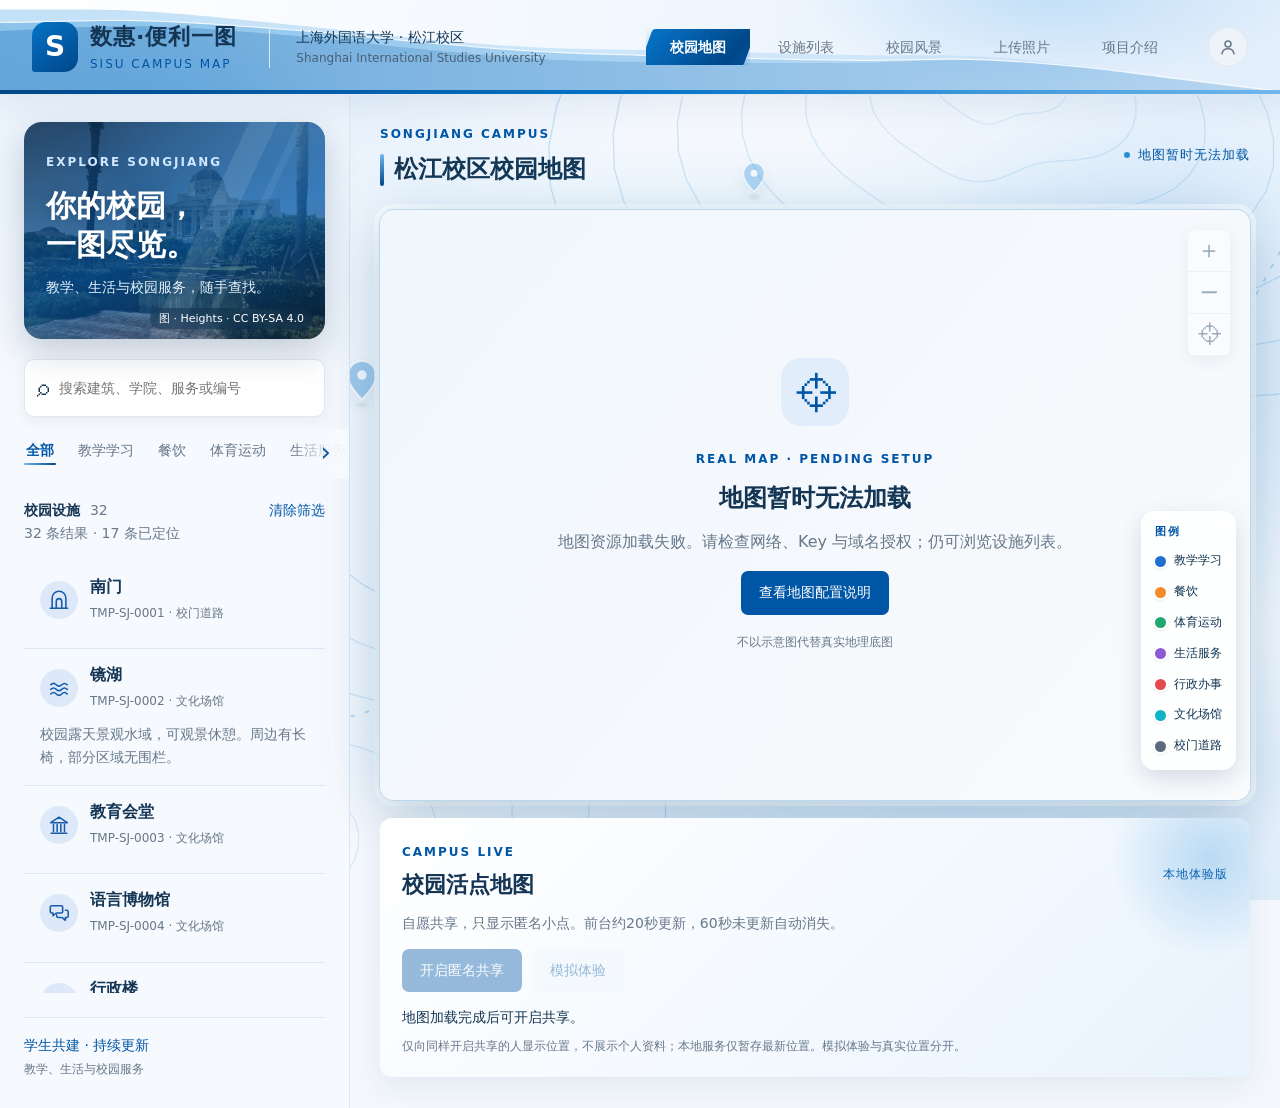
<file: index.html>
<!doctype html><html lang="zh-CN"><head><meta charset="utf-8"><meta name="viewport" content="width=device-width,initial-scale=1"><title>校园地图 · 数惠·便利一图</title><meta name="description" content="上海外国语大学松江校区学生共建校园便民地图"><link rel="icon" href="assets/brand/favicon.svg" type="image/svg+xml"><link rel="stylesheet" href="css/styles.css?v=20261025-beauty3"></head><body><header><a class="brand" href="index.html"><span class="brandmark">S</span><span><b>数惠·便利一图</b><small>SISU CAMPUS MAP</small></span></a><div class="school">上海外国语大学 · 松江校区<small>Shanghai International Studies University</small></div><nav aria-label="主导航"><a class="active" href="index.html">校园地图</a><a href="#facilities" id="list-nav">设施列表</a><a href="scenery.html">校园风景</a><a href="upload.html">上传照片</a><a href="about.html">项目介绍</a></nav></header><main class="workspace"><aside id="facilities"><div class="aside-intro"><span class="eyebrow">EXPLORE SONGJIANG</span><h1>你的校园，<br>一图尽览。</h1><p>教学、生活与校园服务，随手查找。</p><a class="photo-credit" href="https://commons.wikimedia.org/wiki/File:Shanghai_International_Studies_University_Songjiang_Campus_Library.jpg" target="_blank" rel="noopener">图 · Heights · CC BY-SA 4.0</a></div><label class="search"><span aria-hidden="true">⌕</span><input id="search" type="search" placeholder="搜索建筑、学院、服务或编号" aria-label="搜索建筑、学院、服务或编号"></label><div class="cat-wrap"><button type="button" class="cat-arrow cat-prev" aria-label="向左查看更多分类" tabindex="-1">‹</button><div class="categories" id="categories" aria-label="设施分类"></div><button type="button" class="cat-arrow cat-next" aria-label="向右查看更多分类" tabindex="-1">›</button></div><div class="result-heading"><b>校园设施 <span id="result-count">—</span></b><button class="text-button" id="clear">清除筛选</button></div><p id="result-state" class="muted" aria-live="polite">正在读取校园资料…</p><div id="results" class="results"></div><div class="aside-foot">学生共建 · 持续更新<br><span>教学、生活与校园服务</span></div></aside><section class="map-section" aria-label="校园地图工作区"><div class="map-top"><div><span class="eyebrow">SONGJIANG CAMPUS</span><h2>松江校区校园地图</h2></div><span class="tag" id="map-status">地图待配置</span></div><div class="map-frame"><div id="map" role="region" aria-label="腾讯校园地图"></div><div id="map-notice" class="map-notice"><span class="notice-icon" aria-hidden="true">⌖</span><span class="eyebrow">REAL MAP · PENDING SETUP</span><h2>真实校园地图，等待接入</h2><p>尚未配置腾讯地图 Key。<br>设施列表与建筑详情仍可正常浏览。</p><a class="button" href="about.html#map-setup">查看地图配置说明</a><p class="notice-note">不以示意图代替真实地理底图</p></div><div class="map-controls" aria-label="地图操作"><button id="zoom-in" aria-label="放大地图" disabled>＋</button><button id="zoom-out" aria-label="缩小地图" disabled>−</button><button id="reset-map" aria-label="返回校园全景" disabled>⌖</button></div><div id="hover-name" class="hover-name" hidden></div><div class="map-filter" id="map-filter" hidden><span></span><button type="button" id="map-filter-clear">显示全部</button></div><div class="legend" role="group" aria-label="图例"><b>图例</b></div></div><section class="live-panel" aria-labelledby="live-title"><div class="live-heading"><div><span class="eyebrow">CAMPUS LIVE</span><h2 id="live-title">校园活点地图</h2></div><span class="live-local">本地体验版</span></div><p>自愿共享，只显示匿名小点。前台约20秒更新，60秒未更新自动消失。</p><div class="live-actions"><button class="button" id="live-start" disabled>开启匿名共享</button><button class="button secondary" id="live-demo" disabled>模拟体验</button><button class="button secondary" id="live-stop" hidden>关闭共享</button><span id="live-count" aria-live="polite"></span></div><p id="live-status" role="status" aria-live="polite">地图加载完成后可开启共享。</p><p class="live-note">仅向同样开启共享的人显示位置，不展示个人资料；本地服务仅暂存最新位置。模拟体验与真实位置分开。</p></section></section></main><script type="module" src="js/map.js?v=20261025-pins3"></script><script type="module" blocking="render" src="js/account.js?v=20261026-bg"></script></body></html>
</file>
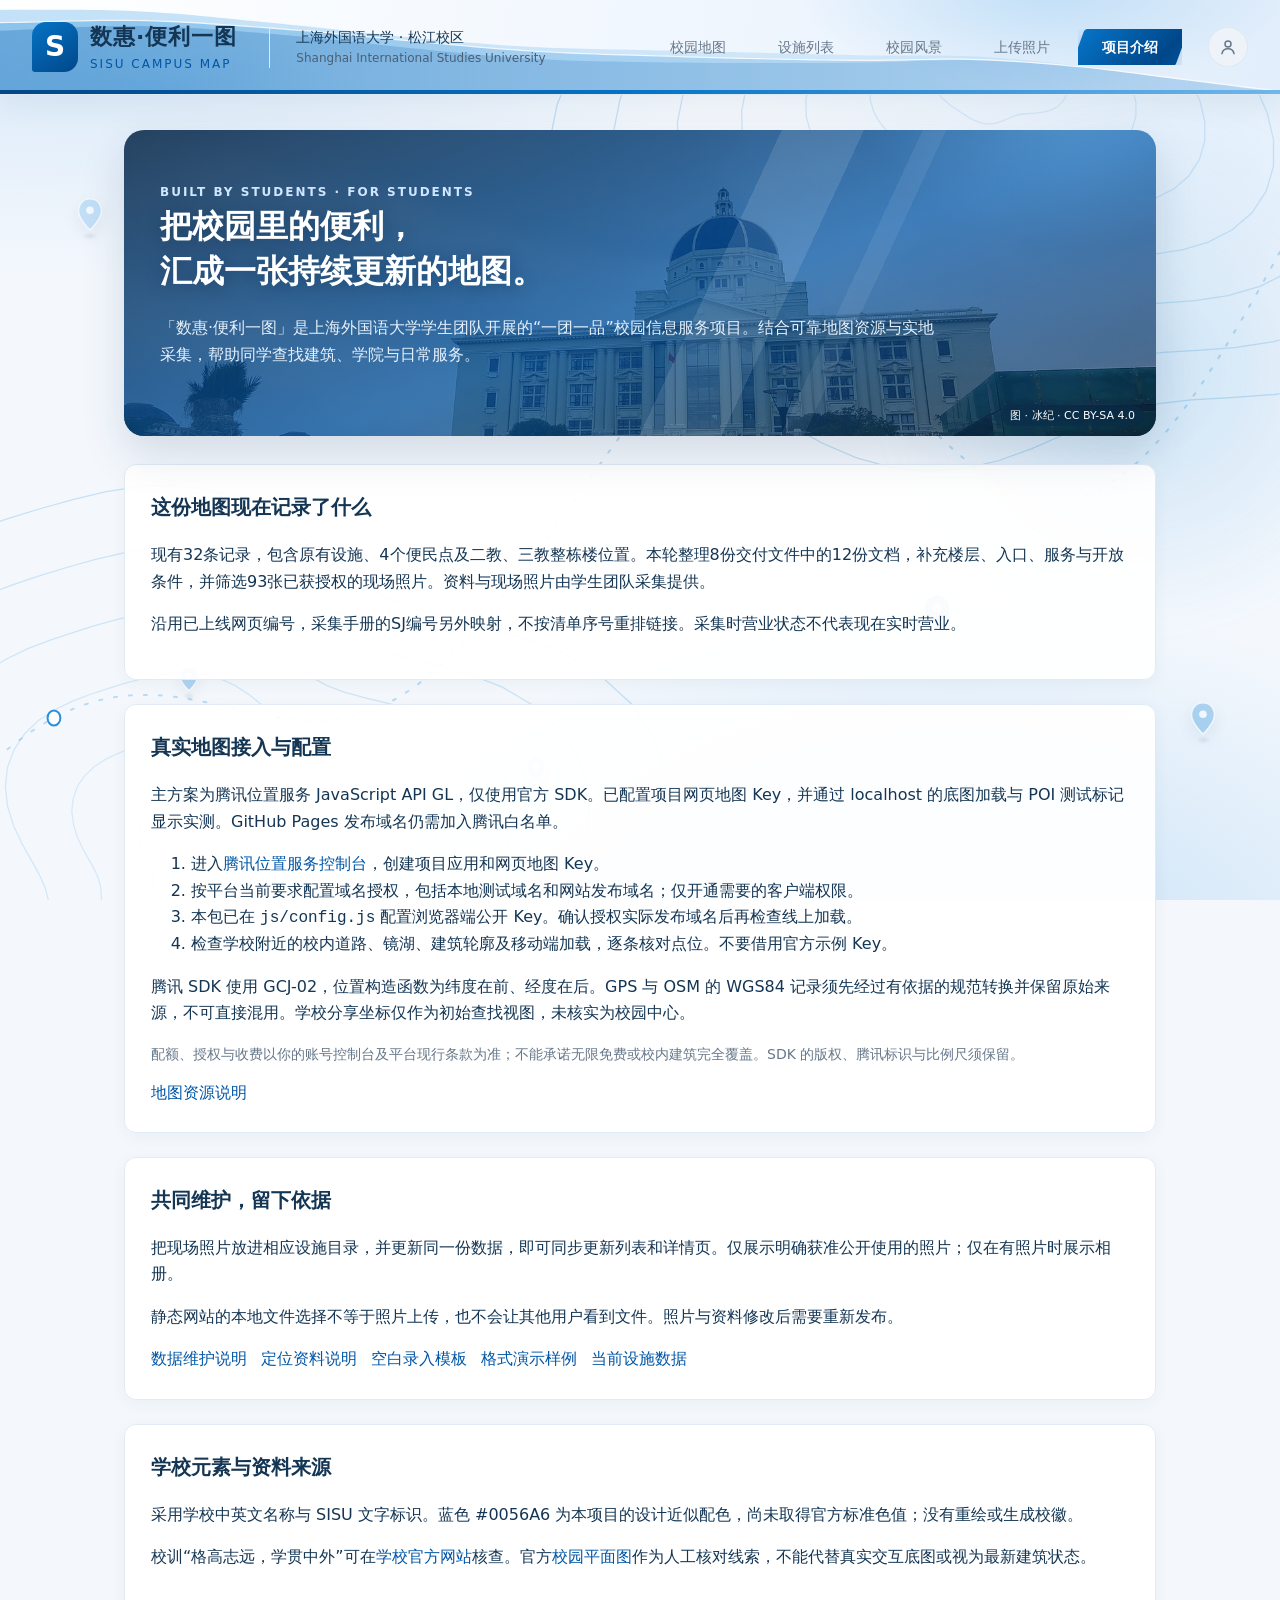
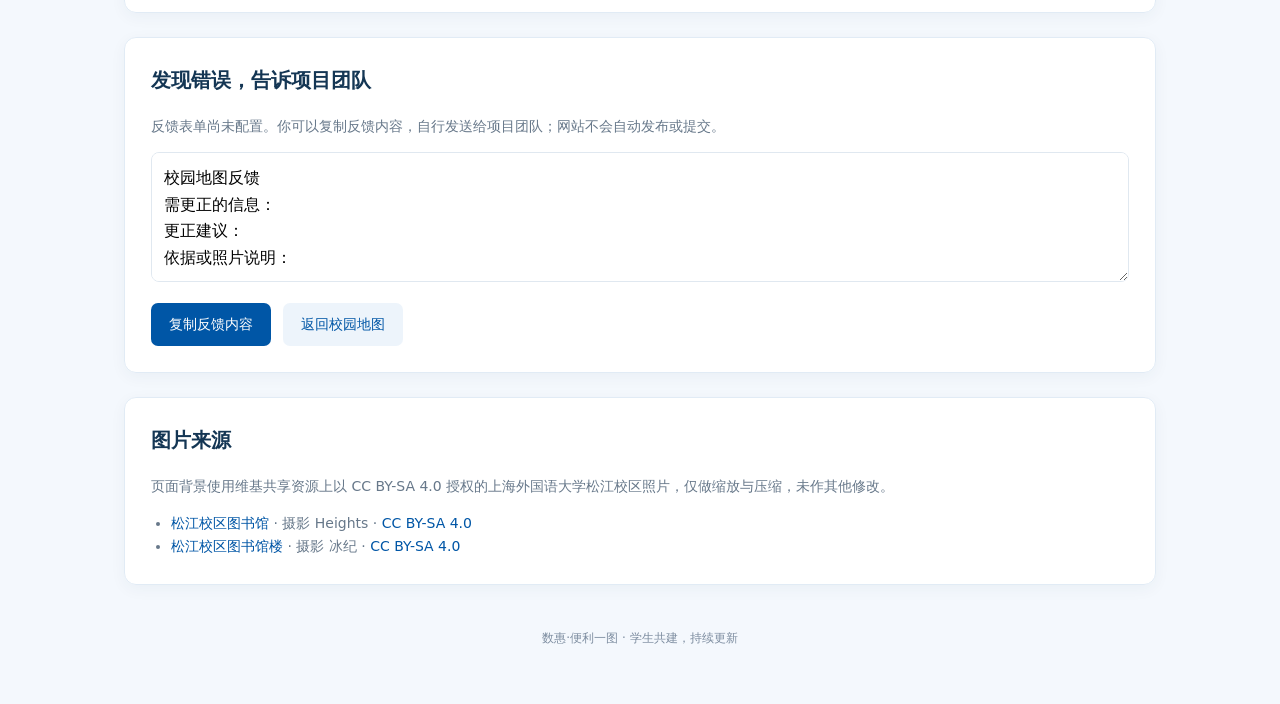
<file: about.html>
<!doctype html><html lang="zh-CN"><head><meta charset="utf-8"><meta name="viewport" content="width=device-width,initial-scale=1"><title>项目介绍与维护 · 数惠·便利一图</title><meta name="description" content="学生共建校园地图、资料核实及地图接入说明"><link rel="icon" href="assets/brand/favicon.svg"><link rel="stylesheet" href="css/styles.css?v=20261025-beauty3"></head><body><header><a class="brand" href="index.html"><span class="brandmark">S</span><span><b>数惠·便利一图</b><small>SISU CAMPUS MAP</small></span></a><div class="school">上海外国语大学 · 松江校区<small>Shanghai International Studies University</small></div><nav aria-label="主导航"><a href="index.html">校园地图</a><a href="index.html#facilities">设施列表</a><a href="scenery.html">校园风景</a><a href="upload.html">上传照片</a><a class="active" href="about.html">项目介绍</a></nav></header><main class="content"><div class="about-lead"><span class="eyebrow">BUILT BY STUDENTS · FOR STUDENTS</span><h1>把校园里的便利，<br>汇成一张持续更新的地图。</h1><p>「数惠·便利一图」是上海外国语大学学生团队开展的“一团一品”校园信息服务项目。结合可靠地图资源与实地采集，帮助同学查找建筑、学院与日常服务。</p><a class="photo-credit" href="https://commons.wikimedia.org/wiki/File:SISU%27s_library_building_in_Songjiang_campus.jpg" target="_blank" rel="noopener">图 · 冰纪 · CC BY-SA 4.0</a></div><section class="panel"><h2>这份地图现在记录了什么</h2><p>现有32条记录，包含原有设施、4个便民点及二教、三教整栋楼位置。本轮整理8份交付文件中的12份文档，补充楼层、入口、服务与开放条件，并筛选93张已获授权的现场照片。资料与现场照片由学生团队采集提供。</p><p>沿用已上线网页编号，采集手册的SJ编号另外映射，不按清单序号重排链接。采集时营业状态不代表现在实时营业。</p></section><section class="panel" id="map-setup"><h2>真实地图接入与配置</h2><p>主方案为腾讯位置服务 JavaScript API GL，仅使用官方 SDK。已配置项目网页地图 Key，并通过 localhost 的底图加载与 POI 测试标记显示实测。GitHub Pages 发布域名仍需加入腾讯白名单。</p><ol><li>进入<a href="https://lbs.qq.com/dev/console/application/mine" target="_blank" rel="noopener">腾讯位置服务控制台</a>，创建项目应用和网页地图 Key。</li><li>按平台当前要求配置域名授权，包括本地测试域名和网站发布域名；仅开通需要的客户端权限。</li><li>本包已在 <code>js/config.js</code> 配置浏览器端公开 Key。确认授权实际发布域名后再检查线上加载。</li><li>检查学校附近的校内道路、镜湖、建筑轮廓及移动端加载，逐条核对点位。不要借用官方示例 Key。</li></ol><p>腾讯 SDK 使用 GCJ-02，位置构造函数为纬度在前、经度在后。GPS 与 OSM 的 WGS84 记录须先经过有依据的规范转换并保留原始来源，不可直接混用。学校分享坐标仅作为初始查找视图，未核实为校园中心。</p><p class="muted">配额、授权与收费以你的账号控制台及平台现行条款为准；不能承诺无限免费或校内建筑完全覆盖。SDK 的版权、腾讯标识与比例尺须保留。</p><a href="docs/MAP_SOURCES.md">地图资源说明</a></section><section class="panel"><h2>共同维护，留下依据</h2><p>把现场照片放进相应设施目录，并更新同一份数据，即可同步更新列表和详情页。仅展示明确获准公开使用的照片；仅在有照片时展示相册。</p><p>静态网站的本地文件选择不等于照片上传，也不会让其他用户看到文件。照片与资料修改后需要重新发布。</p><div class="docs-links"><a href="docs/DATA_GUIDE.md">数据维护说明</a><a href="docs/COORDINATE_REVIEW.md">定位资料说明</a><a href="templates/facility.template.json" download>空白录入模板</a><a href="templates/facility.example.json" download>格式演示样例</a><a href="data/campus_facilities.json" download>当前设施数据</a></div></section><section class="panel"><h2>学校元素与资料来源</h2><p>采用学校中英文名称与 SISU 文字标识。蓝色 #0056A6 为本项目的设计近似配色，尚未取得官方标准色值；没有重绘或生成校徽。</p><p>校训“格高志远，学贯中外”可在<a href="https://www.shisu.edu.cn/" target="_blank" rel="noopener">学校官方网站</a>核查。官方<a href="https://www.shisu.edu.cn/campus-life/maps/" target="_blank" rel="noopener">校园平面图</a>作为人工核对线索，不能代替真实交互底图或视为最新建筑状态。</p></section><section class="panel" id="feedback"><h2>发现错误，告诉项目团队</h2><p class="muted" id="feedback-status" aria-live="polite">反馈表单尚未配置。你可以复制反馈内容，自行发送给项目团队；网站不会自动发布或提交。</p><textarea class="feedback-text" id="feedback-content" aria-label="反馈内容"></textarea><div class="actions"><button class="button" id="copy-feedback">复制反馈内容</button><a class="button secondary" id="feedback-form" hidden target="_blank" rel="noopener">打开反馈表单</a><a class="button secondary" href="index.html">返回校园地图</a></div></section><section class="panel credits" id="photo-credits"><h2>图片来源</h2><p>页面背景使用维基共享资源上以 CC BY-SA 4.0 授权的上海外国语大学松江校区照片，仅做缩放与压缩，未作其他修改。</p><ul><li><a href="https://commons.wikimedia.org/wiki/File:Shanghai_International_Studies_University_Songjiang_Campus_Library.jpg" target="_blank" rel="noopener">松江校区图书馆</a> · 摄影 Heights · <a href="https://creativecommons.org/licenses/by-sa/4.0/deed.zh-hans" target="_blank" rel="noopener">CC BY-SA 4.0</a></li><li><a href="https://commons.wikimedia.org/wiki/File:SISU%27s_library_building_in_Songjiang_campus.jpg" target="_blank" rel="noopener">松江校区图书馆楼</a> · 摄影 冰纪 · <a href="https://creativecommons.org/licenses/by-sa/4.0/deed.zh-hans" target="_blank" rel="noopener">CC BY-SA 4.0</a></li></ul></section><footer class="footer">数惠·便利一图 · 学生共建，持续更新</footer></main><script type="module">import{bindFeedback}from'./js/feedback.js?v=20261020-latest';bindFeedback();</script><script type="module" blocking="render" src="js/account.js?v=20261026-bg"></script></body></html>
</file>
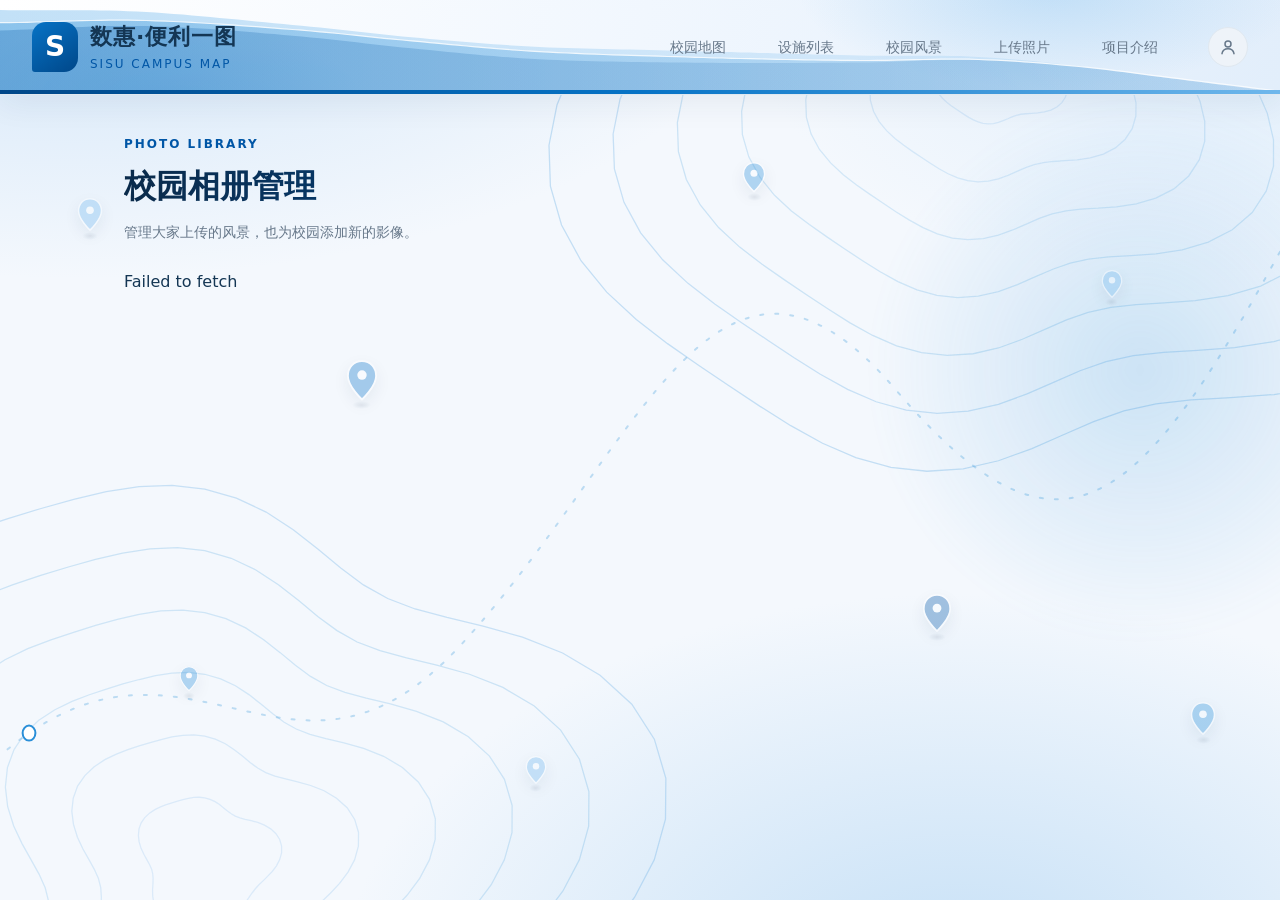
<file: admin.html>
<!doctype html><html lang="zh-CN"><head><meta charset="utf-8"><meta name="viewport" content="width=device-width,initial-scale=1"><title>相册管理 · 数惠·便利一图</title><link rel="icon" href="assets/brand/favicon.svg"><link rel="stylesheet" href="css/styles.css?v=20261025-beauty3"><link rel="stylesheet" href="css/photo-forms.css?v=20261025-beauty3"></head><body><header><a class="brand" href="index.html"><span class="brandmark">S</span><span><b>数惠·便利一图</b><small>SISU CAMPUS MAP</small></span></a><nav aria-label="主导航"><a href="index.html">校园地图</a><a href="index.html#facilities">设施列表</a><a href="scenery.html">校园风景</a><a href="upload.html">上传照片</a><a href="about.html">项目介绍</a></nav></header><main class="content"><div class="photo-form-heading"><span class="eyebrow">PHOTO LIBRARY</span><h1>校园相册管理</h1><p>管理大家上传的风景，也为校园添加新的影像。</p></div><p id="admin-status" role="status" aria-live="polite">正在连接相册…</p><form class="panel photo-form admin-login" id="admin-login" hidden><h2>管理员登录</h2><label for="admin-password">管理员密码</label><input type="password" id="admin-password" required autocomplete="current-password"><button class="button" type="submit">登录管理</button></form><section id="admin-library" hidden><div class="actions admin-toolbar"><a class="button" href="upload.html">＋ 添加照片</a><button class="button secondary" id="admin-refresh">刷新照片</button><button class="text-button" id="admin-logout">退出登录</button><span id="admin-count"></span></div><div id="admin-photos" class="admin-photos"></div></section></main><script type="module" src="js/photo-admin.js?v=20261023-sync"></script><script type="module" blocking="render" src="js/account.js?v=20261026-bg"></script></body></html>
</file>
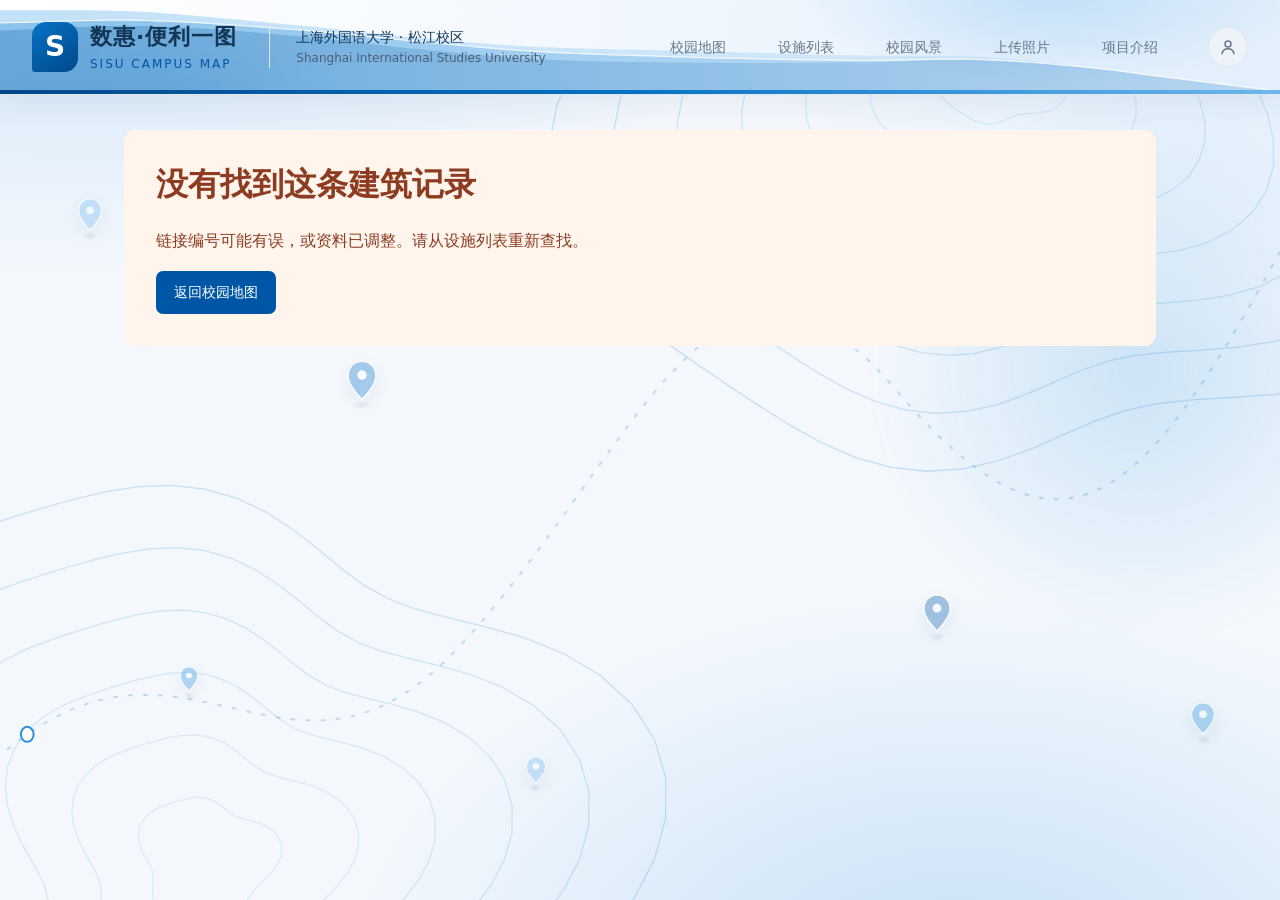
<file: building.html>
<!doctype html><html lang="zh-CN"><head><meta charset="utf-8"><meta name="viewport" content="width=device-width,initial-scale=1"><title>建筑详情 · 数惠·便利一图</title><meta name="description" content="查看上海外国语大学松江校区建筑、学院及服务资料"><link rel="icon" href="assets/brand/favicon.svg"><link rel="stylesheet" href="css/styles.css?v=20261025-beauty3"></head><body><header><a class="brand" href="index.html"><span class="brandmark">S</span><span><b>数惠·便利一图</b><small>SISU CAMPUS MAP</small></span></a><div class="school">上海外国语大学 · 松江校区<small>Shanghai International Studies University</small></div><nav aria-label="主导航"><a href="index.html">校园地图</a><a href="index.html#facilities">设施列表</a><a href="scenery.html">校园风景</a><a href="upload.html">上传照片</a><a href="about.html">项目介绍</a></nav></header><main class="content" id="detail"><p>正在读取建筑资料…</p></main><dialog id="photo-viewer" aria-label="现场照片大图"><div class="viewer-controls"><button id="photo-prev" aria-label="上一张照片">上一张</button><span id="photo-counter"></span><button id="photo-next" aria-label="下一张照片">下一张</button><button id="photo-close">关闭</button></div><img id="viewer-image" alt=""><p id="viewer-caption"></p><p id="viewer-error" class="error" hidden>照片暂时无法加载，请联系维护者检查图片路径。</p></dialog><script type="module" src="js/building.js?v=20261025-car2"></script><script type="module" blocking="render" src="js/account.js?v=20261026-bg"></script></body></html>
</file>
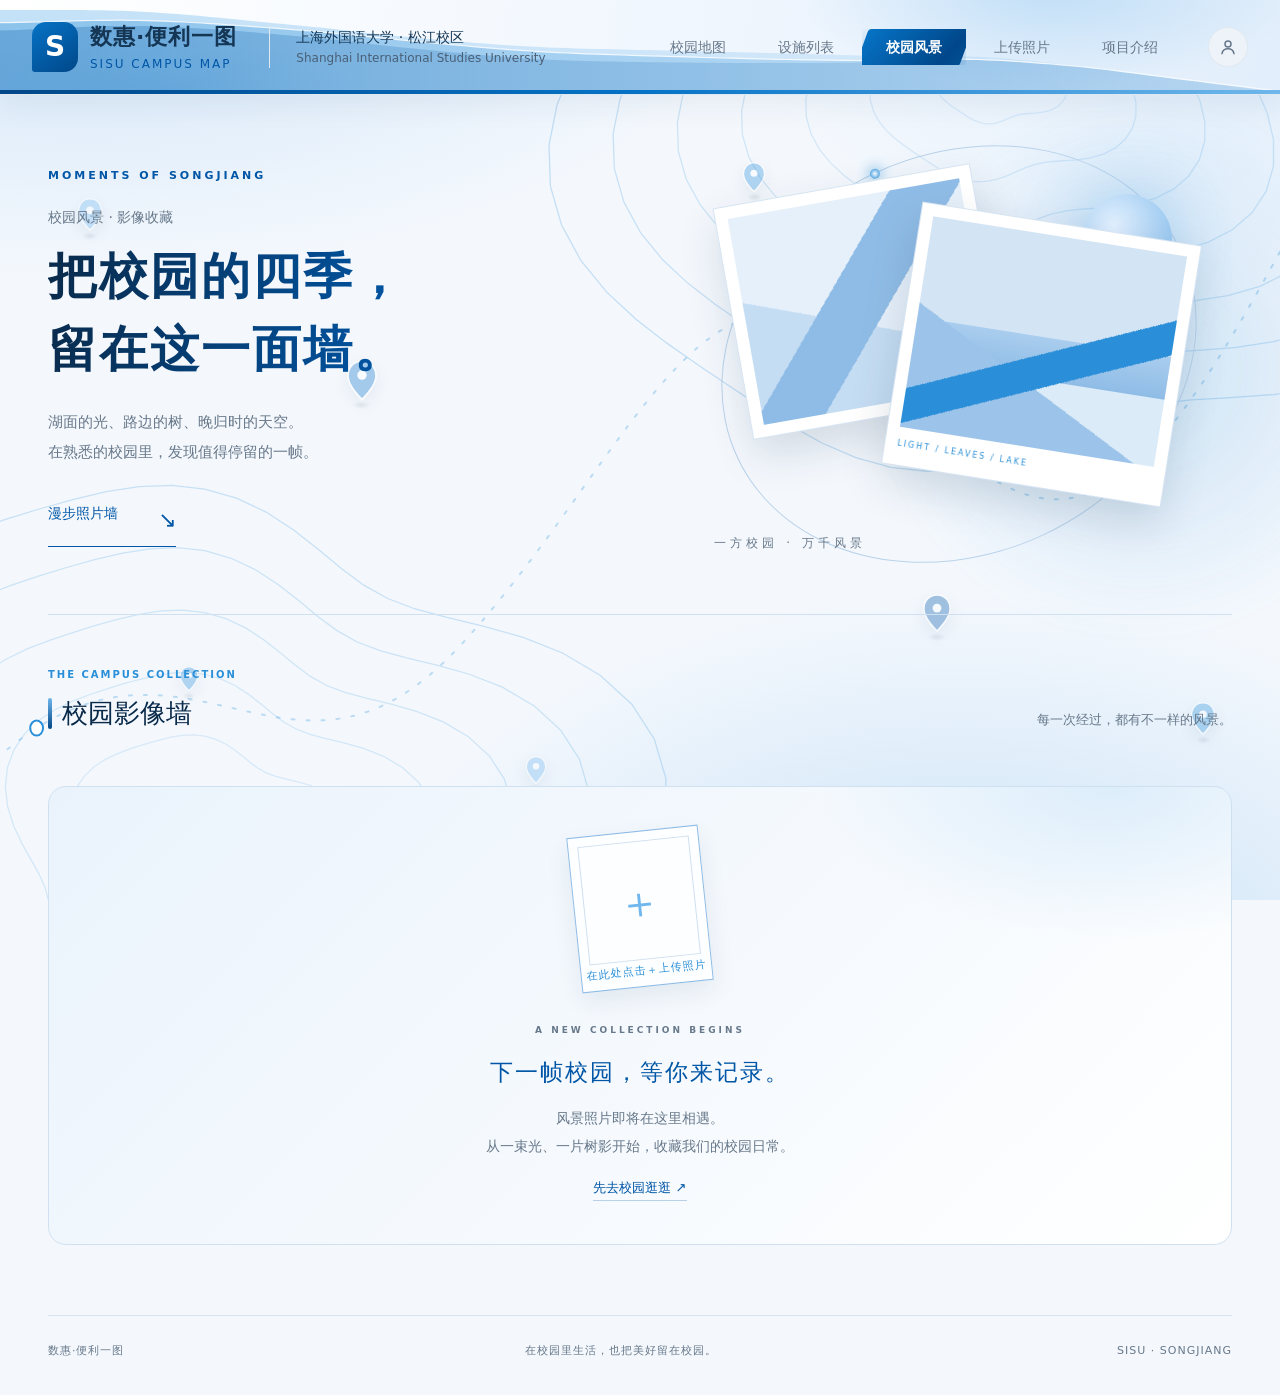
<file: scenery.html>
<!doctype html>
<html lang="zh-CN"><head><meta charset="utf-8"><meta name="viewport" content="width=device-width,initial-scale=1"><title>校园风景 · 数惠·便利一图</title><meta name="description" content="收藏松江校园的湖光、树影与四季，走进校园风景照片墙。"><link rel="icon" href="assets/brand/favicon.svg"><link rel="stylesheet" href="css/styles.css?v=20261025-beauty3"><link rel="stylesheet" href="css/photo-forms.css?v=20261025-beauty3"><link rel="stylesheet" href="css/scenery.css?v=20261025-beauty3"></head>
<body class="scenery-page"><header><a class="brand" href="index.html"><span class="brandmark">S</span><span><b>数惠·便利一图</b><small>SISU CAMPUS MAP</small></span></a><div class="school">上海外国语大学 · 松江校区<small>Shanghai International Studies University</small></div><nav aria-label="主导航"><a href="index.html">校园地图</a><a href="index.html#facilities">设施列表</a><a class="active" href="scenery.html" aria-current="page">校园风景</a><a href="upload.html">上传照片</a><a href="about.html">项目介绍</a></nav></header>
<main class="scenery-main"><section class="scenery-hero"><div class="hero-copy"><span class="eyebrow">MOMENTS OF SONGJIANG</span><p class="scenery-kicker">校园风景 · 影像收藏</p><h1>把校园的四季，<br>留在这一面墙。</h1><p class="hero-description">湖面的光、路边的树、晚归时的天空。<br>在熟悉的校园里，发现值得停留的一帧。</p><a href="#photo-wall" class="scenery-explore">漫步照片墙 <span aria-hidden="true">↘</span></a></div><div class="hero-art" aria-hidden="true"><div class="art-orbit"></div><div class="art-sun"></div><div class="art-window window-back"><i></i></div><div class="art-window window-front"><i></i><span>LIGHT / LEAVES / LAKE</span></div><span class="art-caption">一方校园 · 万千风景</span></div></section>
<section class="wall-section" id="photo-wall" aria-labelledby="wall-title"><div class="wall-heading"><div><span class="eyebrow">THE CAMPUS COLLECTION</span><h2 id="wall-title">校园影像墙<span id="scenery-total"></span></h2></div><div><p>每一次经过，都有不一样的风景。</p></div></div><div id="scenery-filters" class="scenery-filters" aria-label="照片分类" hidden></div><p id="scenery-status" role="status" aria-live="polite">正在打开校园影像…</p><div id="scenery-wall" class="scenery-wall"></div><div id="scenery-empty" class="scenery-empty" hidden><a class="add-frame add-link" href="upload.html" aria-label="点击加号，上传校园照片"><b class="add-plus">＋</b><i></i><em class="add-hint">在此处点击＋上传照片</em></a><span class="eyebrow">A NEW COLLECTION BEGINS</span><h3>下一帧校园，等你来记录。</h3><p>风景照片即将在这里相遇。<br>从一束光、一片树影开始，收藏我们的校园日常。</p><a href="index.html" class="empty-link">先去校园逛逛 <span aria-hidden="true">↗</span></a></div></section><footer class="scenery-footer"><span>数惠·便利一图</span><p>在校园里生活，也把美好留在校园。</p><span>SISU · SONGJIANG</span></footer></main>
<dialog id="scenery-viewer" aria-labelledby="scenery-view-title"><div class="scenery-view-top"><span id="scenery-counter"></span><button id="scenery-close" aria-label="关闭大图">关闭 ×</button></div><div class="scenery-stage"><button id="scenery-prev" aria-label="上一张照片">‹</button><div class="scenery-image-wrap"><img id="scenery-image" alt=""><p id="scenery-image-error" hidden>照片暂时无法加载，请稍后重试。</p></div><button id="scenery-next" aria-label="下一张照片">›</button></div><div class="scenery-view-caption"><h2 id="scenery-view-title"></h2><p id="scenery-view-meta"></p><p id="scenery-view-description"></p></div></dialog>
<script type="module" src="js/scenery.js?v=20261026-fx"></script><script type="module" blocking="render" src="js/account.js?v=20261026-bg"></script></body></html>
</file>
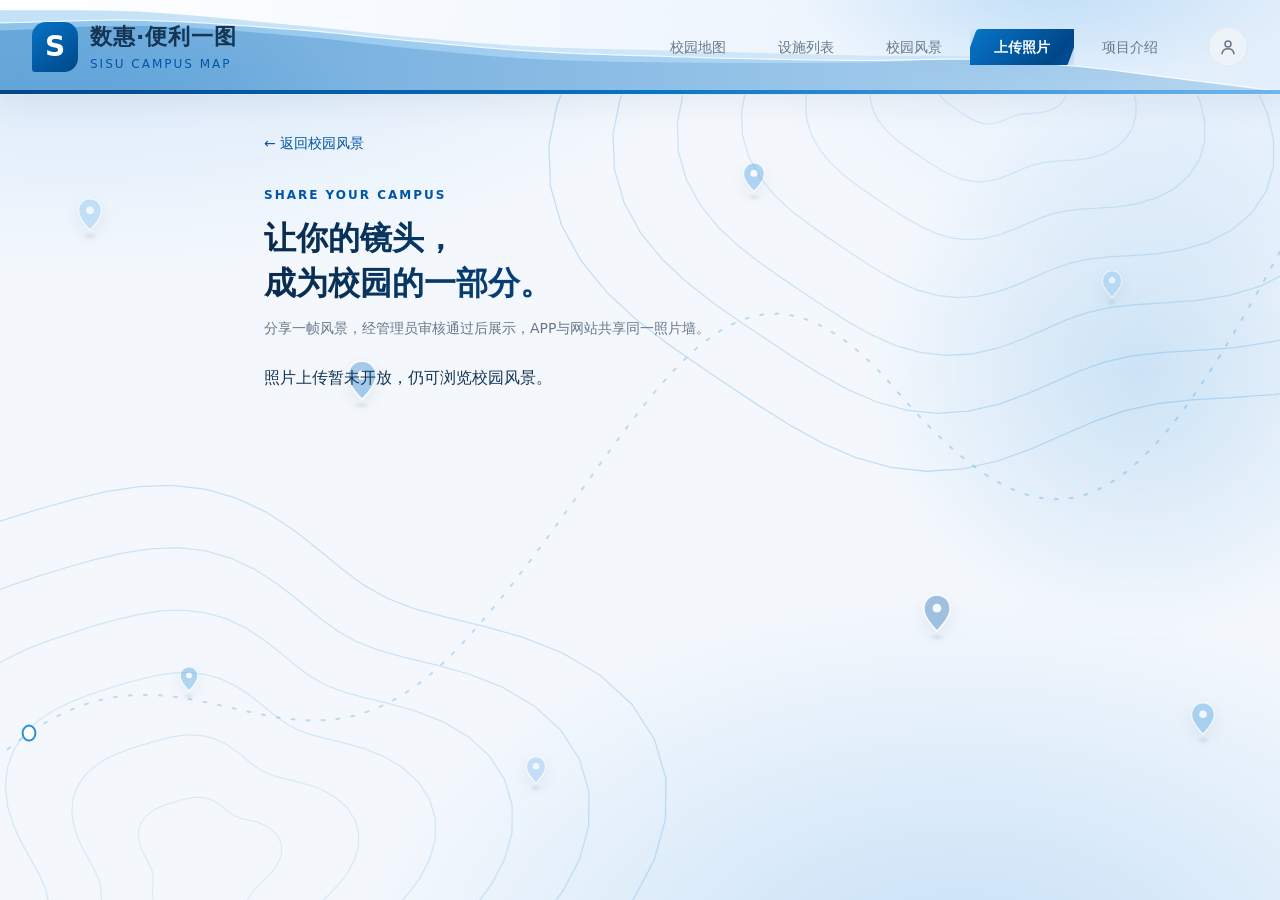
<file: upload.html>
<!doctype html><html lang="zh-CN"><head><meta charset="utf-8"><meta name="viewport" content="width=device-width,initial-scale=1"><title>上传校园照片 · 数惠·便利一图</title><link rel="icon" href="assets/brand/favicon.svg"><link rel="stylesheet" href="css/styles.css?v=20261025-beauty3"><link rel="stylesheet" href="css/photo-forms.css?v=20261025-beauty3"></head><body><header><a class="brand" href="index.html"><span class="brandmark">S</span><span><b>数惠·便利一图</b><small>SISU CAMPUS MAP</small></span></a><nav aria-label="主导航"><a href="index.html">校园地图</a><a href="index.html#facilities">设施列表</a><a href="scenery.html">校园风景</a><a class="active" href="upload.html">上传照片</a><a href="about.html">项目介绍</a></nav></header><main class="content photo-form-main"><a class="breadcrumb" href="scenery.html">← 返回校园风景</a><div class="photo-form-heading"><span class="eyebrow">SHARE YOUR CAMPUS</span><h1>让你的镜头，<br>成为校园的一部分。</h1><p>分享一帧风景，经管理员审核通过后展示，APP与网站共享同一照片墙。</p></div><p id="upload-service" role="status">正在连接相册…</p><form id="upload-form" class="panel photo-form" hidden><label class="upload-picker" for="photo-file"><span class="add-frame" aria-hidden="true"><b class="add-plus">＋</b><i></i><img class="pick-img" alt="" hidden><em class="add-hint">在此处点击＋选择照片</em></span><b>选择一张校园照片</b><small>JPG / PNG / WebP · 单张不超过20MB · 自动压缩</small><input id="photo-file" type="file" accept="image/jpeg,image/png,image/webp" required></label><img id="upload-preview" alt="所选照片预览" hidden><label for="photo-title">照片标题</label><input id="photo-title" maxlength="60" placeholder="例如：镜湖边的一束晚光" required><label for="photo-category">照片分类</label><select id="photo-category"><option>校园日常</option><option>湖畔</option><option>建筑</option><option>四季</option><option>夜色</option></select><label class="upload-consent"><input type="checkbox" id="photo-consent" required><span>我有权公开这张照片，并同意审核通过后在APP、网站和小程序公开展示；照片不含未经允许公开的人脸、车牌或其他私人信息。</span></label><div class="actions"><button class="button" id="upload-submit" type="submit">提交照片审核 ↗</button><a class="button secondary" href="scenery.html">查看照片墙</a></div><p id="upload-status" role="status" aria-live="polite"></p></form><div id="upload-success" class="panel" hidden><h2>照片已送达，等待管理员审核。</h2><p>审核通过后会同步展示，感谢你分享校园里的美好。</p><div class="actions"><a class="button" id="upload-view" href="scenery.html">浏览校园风景</a><button class="button secondary" id="upload-another">再分享一张</button></div></div></main><script type="module" src="js/photo-upload.js?v=20261025-frame"></script><script type="module" blocking="render" src="js/account.js?v=20261026-bg"></script></body></html>
</file>
<file: css/styles.css>
@charset "UTF-8";:root{--blue:#0056a6;--navy:#143654;--pale:#eef5fc;--line:#e0e8f0;--muted:#67788a;--paper:#fff;--bg:#f6f8fc}*{box-sizing:border-box}body{margin:0;font-family:"Microsoft YaHei","PingFang SC",system-ui,sans-serif;font-size:16px;line-height:1.65;color:var(--navy);background:var(--bg)}a{color:var(--blue);text-decoration:none}button,input{font:inherit}button,a.button{cursor:pointer}button{color:inherit}button:disabled{cursor:not-allowed;opacity:.4}button:focus-visible,a:focus-visible,input:focus-visible{outline:3px solid #eba841;outline-offset:3px}header{min-height:94px;padding:16px 32px;display:flex;align-items:center;gap:32px;background:white;border-bottom:1px solid var(--line)}.brand{display:flex;align-items:center;gap:12px;color:var(--navy);flex-shrink:0}.brand b{display:block;font-size:22px;letter-spacing:1px}.brand small{font-size:12px;letter-spacing:2px;display:block;color:var(--blue)}.brandmark{display:grid;place-items:center;width:46px;height:50px;border-radius:14px 14px 14px 3px;background:linear-gradient(145deg,#0673c6,#004789);color:white;font-size:28px;font-weight:700}.school{font-size:14px;padding-left:26px;border-left:1px solid var(--line)}.school small{display:block;color:var(--muted);font-size:12px}nav{margin-left:auto;display:flex;gap:28px;white-space:nowrap}nav a{font-size:14px;color:var(--muted);padding:8px 0}nav a.active{color:var(--blue);border-bottom:2px solid var(--blue)}.workspace{display:grid;grid-template-columns:350px 1fr;min-height:calc(100vh - 94px)}aside{background:#fff;border-right:1px solid var(--line);padding:28px 24px;display:flex;flex-direction:column}.eyebrow{font-size:12px;letter-spacing:2px;font-weight:700;color:var(--blue)}h1,h2,h3,p{margin-top:0}.aside-intro h1{font-size:32px;line-height:1.3;margin:12px 0}.aside-intro p{font-size:14px;color:var(--muted);margin-bottom:24px}.search{display:flex;gap:8px;background:var(--bg);border:1px solid var(--line);padding:8px 12px;border-radius:10px;align-items:center}.search span{font-size:24px}.search input{border:0;background:none;width:100%;min-width:0;font-size:14px;outline-offset:6px}.categories{display:flex;gap:7px;flex-wrap:wrap;margin:16px 0 26px}.categories button{border:1px solid transparent;background:var(--bg);font-size:14px;border-radius:6px;padding:6px 10px}.categories button[aria-pressed=true]{background:var(--blue);color:#fff}.result-heading{display:flex;justify-content:space-between;align-items:center;font-size:14px}.result-heading span{font-weight:400;color:var(--muted);margin-left:5px}.text-button{border:0;background:none;color:var(--blue);padding:0;font-size:14px}.muted{color:var(--muted);font-size:14px}.results{max-height:48vh;overflow-y:auto;margin-top:2px}.facility{display:block;padding:17px 3px;border-bottom:1px solid var(--line);color:var(--navy)}.facility:hover{background:var(--pale)}.facility-top{display:flex;gap:12px;align-items:center}.facility-icon{width:36px;height:38px;border-radius:8px;background:var(--pale);color:var(--blue);display:grid;place-items:center;flex-shrink:0;font-size:18px}.facility h3{font-size:16px;margin:0;line-height:1.5}.facility .id{font-size:12px;color:var(--muted)}.facility p{font-size:14px;color:var(--muted);margin:9px 0 6px}.facility .status{font-size:12px;color:#876323;background:#faf3e5;padding:2px 6px;border-radius:4px}.aside-foot{font-size:14px;margin-top:24px;padding-top:16px;color:var(--blue);border-top:1px solid var(--line)}.aside-foot span{font-size:12px;color:var(--muted)}.map-section{padding:26px 30px;min-width:0}.map-top{display:flex;align-items:center;justify-content:space-between;gap:16px;margin-bottom:20px}.map-top h2{font-size:24px;margin:4px 0 0}.tag{font-size:14px;background:#fff3dc;color:#7a5715;border:1px solid #eedfbc;padding:5px 12px;border-radius:6px;white-space:nowrap}.map-frame{height:calc(100vh - 310px);min-height:420px;position:relative;background:#edf2f7;border:1px solid #d8e3ed;border-radius:14px;overflow:hidden}#map{position:absolute;inset:0}.map-notice{position:absolute;inset:0;display:flex;flex-direction:column;align-items:center;justify-content:center;text-align:center;padding:32px;background:linear-gradient(130deg,#f0f6fc,#f9fbfd)}.map-notice[hidden]{display:none}.notice-icon{width:68px;height:68px;background:#e1edfa;border-radius:20px;color:var(--blue);font-size:42px;margin-bottom:24px}.map-notice h2{font-size:24px;margin:10px 0}.map-notice p{color:var(--muted);font-size:16px}.button{display:inline-block;background:var(--blue);color:white;border:0;border-radius:7px;padding:10px 18px;font-size:14px}.button.secondary{background:#edf4fb;color:var(--blue)}.notice-note{font-size:12px!important;margin:18px 0 0}.map-controls{position:absolute;right:20px;top:20px;display:flex;flex-direction:column;box-shadow:0 4px 16px #193b5714;border-radius:8px;overflow:hidden}.map-controls button{border:0;border-bottom:1px solid var(--line);background:white;width:42px;height:42px;font-size:24px}.map-bottom{display:flex;align-items:center;justify-content:space-between;gap:12px;padding:16px 0;color:var(--muted);font-size:12px}.map-bottom p{margin:0}.legend{display:flex;gap:16px;flex-wrap:wrap}.legend i{width:7px;height:7px;display:inline-block;border-radius:50%;margin-right:6px}.blue{background:#0056a6}.orange{background:#c37a22}.green{background:#258475}.purple{background:#795aa6}.map-note{display:flex;align-items:center;gap:16px;font-size:14px;border-top:1px solid var(--line);padding:17px 0}.map-note span{color:var(--muted);flex:1}.hover-name{position:absolute;left:20px;bottom:40px;background:white;border:1px solid var(--line);border-radius:6px;padding:8px 14px;pointer-events:none}.content{max-width:1080px;margin:36px auto;padding:0 24px}.content h1{font-size:32px;line-height:1.4}.breadcrumb{font-size:14px;margin-bottom:24px}.detail-hero{background:linear-gradient(115deg,#0056a6,#1476bd);color:white;padding:32px;border-radius:14px;position:relative}.detail-hero .eyebrow,.detail-hero .muted{color:#d3e7ff}.detail-hero h1{margin:10px 0}.detail-hero p{margin-bottom:0}.detail-grid{display:grid;grid-template-columns:1.65fr 1fr;gap:24px;margin:24px 0}.panel{background:white;border:1px solid var(--line);padding:26px;border-radius:12px;margin-bottom:24px}.panel h2{font-size:20px;margin-bottom:18px}.panel h3{font-size:16px}.meta-row{display:grid;grid-template-columns:110px 1fr;gap:12px;margin:14px 0}.meta-row dt{color:var(--muted);font-size:14px}.meta-row dd{margin:0;overflow-wrap:anywhere}.pill{display:inline-block;font-size:14px;padding:4px 10px;border-radius:5px;background:var(--pale);margin:4px 6px 4px 0}.callout{background:#fff8e9;border-left:3px solid #ddac50;padding:14px 18px;color:#7d5b22;font-size:14px}.photo-empty{min-height:160px;display:grid;place-content:center;text-align:center;background:var(--bg);border:1px dashed #c7d4e0;border-radius:8px;color:var(--muted)}.photo-grid{display:grid;grid-template-columns:repeat(2,1fr);gap:14px}.photo-grid button{background:var(--bg);border:1px solid var(--line);border-radius:8px;padding:0;overflow:hidden;text-align:left}.photo-grid img{width:100%;height:160px;object-fit:cover;display:block}.photo-grid span{display:block;padding:10px;font-size:14px}.error{padding:32px;color:#8d3c22;background:#fff5ed;border-radius:12px}.actions{display:flex;gap:12px;flex-wrap:wrap}.feedback-text{width:100%;min-height:130px;padding:12px;border:1px solid var(--line);border-radius:8px;font:inherit;margin-bottom:12px}.footer{color:var(--muted);font-size:12px;padding:20px 0;text-align:center}dialog{border:0;border-radius:12px;max-width:min(94vw,1000px);max-height:94vh;padding:18px}dialog::backdrop{background:#061b36c9}.viewer-controls{display:flex;gap:12px;justify-content:space-between;align-items:center;margin-bottom:12px}.viewer-controls button{border:1px solid var(--line);border-radius:6px;background:var(--bg);padding:7px 12px}#viewer-image{max-width:100%;max-height:65vh;display:block;margin:auto;object-fit:contain}#viewer-caption{margin-top:12px}.about-lead{border-bottom:1px solid var(--line);padding-bottom:22px;margin-bottom:28px}.about-lead p{max-width:780px;color:var(--muted)}.docs-links{display:flex;gap:14px;flex-wrap:wrap}.empty{padding:24px 0;font-size:14px}.list-expanded .results{max-height:none}.list-expanded aside{overflow:visible}@media(min-width:1600px){.workspace{grid-template-columns:390px 1fr}.map-section{padding:30px 42px}aside{padding:32px}}@media(max-width:1050px){.school{display:none}header{padding:16px 22px}.workspace{grid-template-columns:310px 1fr}.map-section{padding:24px 20px}.map-note{align-items:flex-start;flex-wrap:wrap}.map-note span{flex-basis:100%}.legend{gap:8px}.detail-grid{grid-template-columns:1fr 1fr}}@media(max-width:720px){header{flex-wrap:wrap;gap:10px;padding:12px 16px;min-height:100px}.brand b{font-size:19px}.brandmark{width:38px;height:42px}nav{width:100%;margin:0;gap:24px;justify-content:flex-end}nav a{font-size:14px}.workspace{display:flex;flex-direction:column}.map-section{order:0;padding:20px 16px 12px}aside{order:1;border:0;padding:18px 16px}.aside-intro{display:none}.map-top{margin-bottom:14px}.map-top h2{font-size:20px}.tag{font-size:12px;padding:4px 8px}.map-frame{height:48vh;min-height:360px}.map-notice{padding:22px}.map-notice h2{font-size:21px}.map-notice p{font-size:14px}.notice-icon{margin-bottom:15px}.map-bottom{flex-wrap:wrap}.map-note{padding:12px 0;font-size:14px;gap:6px}.map-note span{flex-basis:100%}.results{max-height:none}.categories{margin-bottom:16px}.aside-foot{margin-top:14px}.content{margin:22px auto;padding:0 16px}.detail-grid{grid-template-columns:1fr;gap:0}.detail-hero{padding:24px}.content h1{font-size:26px}.panel{padding:20px}.meta-row{grid-template-columns:94px 1fr}.photo-grid{grid-template-columns:1fr}.map-controls{right:12px;top:12px}}
[hidden]{display:none!important}


.live-panel{margin-top:18px;padding:20px 22px;border:1px solid #d9e7ee;border-radius:12px;background:#fff}.live-heading{display:flex;align-items:center;justify-content:space-between;gap:12px}.live-heading h2{margin:3px 0 8px;font-size:22px}.live-local{font-size:12px;color:#217463;background:#edf9f5;padding:4px 10px;border-radius:20px}.live-panel p{font-size:14px;color:var(--muted);margin:0 0 12px}.live-actions{display:flex;align-items:center;gap:10px;flex-wrap:wrap;margin:14px 0}.live-actions span{font-size:13px;color:#217463}.live-panel #live-status{color:var(--navy);margin-bottom:8px}.live-panel .live-note{font-size:12px;margin:0}@media(max-width:720px){.live-panel{padding:16px}.live-actions .button{padding:9px 12px}}

.navigation-panel{background:linear-gradient(135deg,#f5faff,#fff);border-color:#cddfee}.navigation-panel h2{margin:5px 0 14px}.navigation-destination{font-size:14px}.navigation-label{display:block;font-size:13px;color:var(--muted);margin-bottom:7px}.navigation-panel select{width:100%;border:1px solid #ccdbe8;border-radius:7px;background:#fff;padding:10px;color:var(--navy);font:inherit;font-size:14px;margin-bottom:14px}.navigation-button{display:flex;justify-content:space-between;align-items:center}.navigation-panel .navigation-help{font-size:12px;color:var(--muted);line-height:1.8;margin:12px 0 0}

@media(max-width:720px){nav{gap:14px;justify-content:flex-start;overflow-x:auto}nav a{flex-shrink:0;font-size:13px}}

/* 分类胶囊：横向滑动条 */
.categories{--fade-l:0;--fade-r:0;flex-wrap:nowrap;overflow-x:auto;overflow-y:hidden;gap:8px;margin:12px -24px 20px;padding:6px 24px 10px;scroll-snap-type:x proximity;scroll-padding:0 24px;scrollbar-width:none;-ms-overflow-style:none;overscroll-behavior-x:contain;-webkit-overflow-scrolling:touch;cursor:grab;-webkit-mask-image:linear-gradient(90deg,transparent 0,#000 calc(var(--fade-l)*28px),#000 calc(100% - var(--fade-r)*28px),transparent 100%);mask-image:linear-gradient(90deg,transparent 0,#000 calc(var(--fade-l)*28px),#000 calc(100% - var(--fade-r)*28px),transparent 100%)}
.categories::-webkit-scrollbar{display:none}
.categories.can-left{--fade-l:1}
.categories.can-right{--fade-r:1}
.categories.dragging{cursor:grabbing;scroll-snap-type:none;user-select:none}
.categories button{flex:none;scroll-snap-align:start;white-space:nowrap;border:1px solid var(--line);background:#fff;color:var(--navy);border-radius:999px;padding:7px 16px;font-size:14px;line-height:1.4;box-shadow:0 1px 2px #14365408;transition:background-color .25s ease,color .25s ease,border-color .25s ease,box-shadow .25s ease,transform .2s ease}
.categories button:hover{border-color:#b9d2ea;background:var(--pale);transform:translateY(-1px)}
.categories button:active{transform:scale(.96)}
.categories button[aria-pressed=true]{background:linear-gradient(135deg,#0673c6,#004789);border-color:transparent;color:#fff;box-shadow:0 6px 16px #0056a62e}
@media(max-width:720px){.categories{margin-left:-16px;margin-right:-16px;padding-left:16px;padding-right:16px;scroll-padding:0 16px}}
@media(prefers-reduced-motion:reduce){.categories button{transition:none}.categories button:hover,.categories button:active{transform:none}}

/* 顶部导航：标签胶囊 */
header nav{margin-left:auto;display:flex;gap:2px;padding:4px;border-radius:999px;background:#eef3f9;border:1px solid var(--line);white-space:nowrap}
header nav a{position:relative;font-size:14px;line-height:1.2;color:var(--muted);padding:9px 18px;border-radius:999px;border-bottom:0;transition:background-color .25s ease,color .25s ease,box-shadow .25s ease,transform .2s ease}
header nav a:hover{color:var(--navy);background:#fff}
header nav a:active{transform:scale(.96)}
header nav a.active{color:#fff;font-weight:600;background:linear-gradient(135deg,#0673c6,#004789);border-bottom:0;box-shadow:0 6px 16px #0056a638,inset 0 1px 0 #ffffff26}
header nav a.active:hover{color:#fff;background:linear-gradient(135deg,#0673c6,#004789)}
@media(max-width:1050px){header nav a{padding:8px 14px}}
@media(max-width:720px){header nav{width:100%;max-width:100%;margin:0;overflow-x:auto;justify-content:flex-start;scrollbar-width:none;-webkit-overflow-scrolling:touch}header nav::-webkit-scrollbar{display:none}header nav a{flex:none;padding:8px 14px}}
@media(prefers-reduced-motion:reduce){header nav a{transition:none}header nav a:active{transform:none}}

/* 右上角账户入口 */
header{position:relative}
.account{position:relative;flex:none;margin-left:-12px}
.account-btn{position:relative;display:grid;place-items:center;width:40px;height:40px;padding:0;border-radius:50%;border:1px solid var(--line);background:#eef3f9;color:var(--muted);transition:background-color .25s ease,color .25s ease,box-shadow .25s ease,transform .2s ease}
.account-btn svg{width:20px;height:20px;fill:none;stroke:currentColor;stroke-width:1.8;stroke-linecap:round}
.account-btn:hover{background:#fff;color:var(--blue);box-shadow:0 4px 14px #14365414}
.account-btn:active{transform:scale(.94)}
.account-btn[aria-expanded=true]{background:#fff;color:var(--blue);border-color:#b9d2ea}
.is-admin .account-btn{background:linear-gradient(135deg,#0673c6,#004789);border-color:transparent;color:#fff;box-shadow:0 6px 16px #0056a638}
.is-admin .account-btn svg{fill:currentColor;fill-opacity:.25}
.account-dot{position:absolute;right:-1px;bottom:-1px;width:11px;height:11px;border-radius:50%;background:#2fb67c;border:2px solid #fff}
.account-pop{position:absolute;right:0;top:calc(100% + 12px);z-index:30;width:292px;padding:22px;border-radius:16px;background:#fff;border:1px solid var(--line);box-shadow:0 18px 48px #14365426;transform-origin:top right;animation:pop-in .22s ease}
.account-pop[hidden]{display:none}
.account-pop h2{font-size:20px;margin:6px 0 4px}
.account-pop p{font-size:13px;color:var(--muted);margin-bottom:14px}
.account-pop label{display:block;font-size:13px;margin-bottom:6px}
.account-pop input{width:100%;padding:10px 12px;border:1px solid var(--line);border-radius:10px;background:var(--bg);margin-bottom:12px}
.account-pop .button{width:100%;text-align:center}
.account-in .button{margin-bottom:10px}
.account-msg{min-height:18px;margin:12px 0 0!important;font-size:13px;color:#8d3c22!important}
.nav-enter{animation:tab-in .35s ease}
@keyframes pop-in{from{opacity:0;transform:translateY(-6px) scale(.97)}to{opacity:1;transform:none}}
@keyframes tab-in{from{opacity:0;transform:scale(.8)}to{opacity:1;transform:none}}
@media(max-width:720px){.account{position:absolute;top:14px;right:16px;margin:0}.account-pop{width:min(292px,calc(100vw - 32px))}header .brand{max-width:calc(100% - 56px)}}
@media(prefers-reduced-motion:reduce){.account-btn,.account-pop,.nav-enter{transition:none;animation:none}}

/* 校园照片背景与动效 */
.aside-intro,.about-lead,.detail-hero{position:relative;isolation:isolate;overflow:hidden;color:#fff}
.aside-intro::before,.about-lead::before,.detail-hero::before{content:"";position:absolute;inset:0;z-index:-2;background:var(--hero) center/cover no-repeat;transform-origin:60% 40%;animation:kenburns 26s ease-in-out infinite alternate}
.aside-intro::after,.about-lead::after,.detail-hero::after{content:"";position:absolute;inset:0;z-index:-1;background:linear-gradient(160deg,#0a2a4ad9 0%,#0056a6b3 55%,#0a2a4a8c 100%)}
.aside-intro{--hero:url(../assets/campus/library-sunny.jpg);margin:0 0 20px;padding:26px 22px 40px;border-radius:18px;box-shadow:0 14px 34px #14365426}
.aside-intro .eyebrow,.about-lead .eyebrow,.detail-hero .eyebrow{color:#cfe6ff}
.aside-intro h1{font-size:30px;text-shadow:0 2px 14px #0a2a4a66}
.aside-intro p{color:#e6f1fc;margin-bottom:0}
.about-lead{--hero:url(../assets/campus/library-front.jpg);padding:48px 36px 52px;border-radius:20px;border-bottom:0;box-shadow:0 18px 44px #14365426}
.about-lead h1{text-shadow:0 2px 16px #0a2a4a66}
.about-lead p{color:#e6f1fc}
.detail-hero{--hero:url(../assets/campus/library-sunny.jpg);background:none}
.detail-hero::after{background:linear-gradient(115deg,#0056a6e6,#1476bdb3)}
.photo-credit{position:absolute;right:12px;bottom:10px;z-index:1;font-size:11px;line-height:1;color:#fff;background:#0a2a4a73;padding:5px 9px;border-radius:999px;backdrop-filter:blur(6px);opacity:.75;transition:opacity .25s ease}
.photo-credit:hover{opacity:1;color:#fff}
.credits ul{margin:0;padding-left:20px;font-size:14px;color:var(--muted)}
.credits p{font-size:14px;color:var(--muted)}

@keyframes kenburns{from{transform:scale(1) translate3d(0,0,0)}to{transform:scale(1.12) translate3d(-1.5%,-1%,0)}}
@keyframes fade-up{from{opacity:0;transform:translateY(14px)}to{opacity:1;transform:none}}
@keyframes fade-in{from{opacity:0}to{opacity:1}}
@keyframes slide-down{from{opacity:0;transform:translateY(-10px)}to{opacity:1;transform:none}}

header{animation:slide-down .5s ease both}
.aside-intro>*{animation:fade-up .7s cubic-bezier(.2,.7,.2,1) both}
.aside-intro>.eyebrow{animation-delay:.1s}.aside-intro>h1{animation-delay:.2s}.aside-intro>p{animation-delay:.32s}
.about-lead>*{animation:fade-up .8s cubic-bezier(.2,.7,.2,1) both}
.about-lead>h1{animation-delay:.12s}.about-lead>p{animation-delay:.24s}
.detail-hero>*{animation:fade-up .7s cubic-bezier(.2,.7,.2,1) both}
.detail-hero>h1{animation-delay:.1s}.detail-hero>p{animation-delay:.2s}
.map-frame{animation:fade-in .9s ease .15s both}
.categories{animation:fade-up .6s ease .35s both}
.facility{animation:fade-up .45s cubic-bezier(.2,.7,.2,1) both;transition:background-color .25s ease,transform .25s ease,padding-left .25s ease}
.facility:nth-child(1){animation-delay:.04s}.facility:nth-child(2){animation-delay:.08s}.facility:nth-child(3){animation-delay:.12s}.facility:nth-child(4){animation-delay:.16s}.facility:nth-child(5){animation-delay:.2s}.facility:nth-child(6){animation-delay:.24s}.facility:nth-child(7){animation-delay:.28s}.facility:nth-child(8){animation-delay:.32s}
.facility:hover{padding-left:10px;border-radius:8px}
.facility:hover .facility-icon{background:var(--blue);color:#fff}
.facility-icon{transition:background-color .25s ease,color .25s ease}
.panel,.photo-grid button,.button{transition:transform .25s ease,box-shadow .25s ease,background-color .25s ease}
.panel:hover{box-shadow:0 14px 34px #14365414}
.button:hover{transform:translateY(-1px);box-shadow:0 8px 20px #0056a62e}
.photo-grid button:hover{transform:translateY(-3px);box-shadow:0 12px 28px #14365422}
@supports (animation-timeline:view()){.panel,.detail-grid>div{animation:fade-up linear both;animation-timeline:view();animation-range:entry 0% entry 40%}}
@media(max-width:720px){.aside-intro{display:none}.about-lead{padding:34px 22px 40px}}
@media(prefers-reduced-motion:reduce){.aside-intro::before,.about-lead::before,.detail-hero::before,header,.aside-intro>*,.about-lead>*,.detail-hero>*,.map-frame,.categories,.facility,.panel,.detail-grid>div{animation:none!important}.facility,.panel,.button,.photo-grid button{transition:none}}

/* 页面层次：渐变底色、柔光、卡片化列表 */
body{background:radial-gradient(1200px 520px at 8% -8%,#d6e9fb 0,#d6e9fb00 62%),radial-gradient(900px 480px at 100% 4%,#fde9cf 0,#fde9cf00 58%),radial-gradient(900px 600px at 70% 108%,#d4f0e6 0,#d4f0e600 60%),var(--bg);background-attachment:fixed}
header{background:linear-gradient(100deg,#fff 0%,#f3f8fe 55%,#e8f1fb 100%);border-bottom:0;box-shadow:0 1px 0 var(--line),0 10px 30px #14365410}
header::after{content:"";position:absolute;left:0;right:0;bottom:0;height:3px;background:linear-gradient(90deg,#0673c6,#2fb67c 45%,#eba841 75%,#795aa6)}
aside{background:linear-gradient(180deg,#eaf3fc 0,#f6f9fd 300px,#f6f9fd 100%);border-right:1px solid #dbe7f3}
.search{background:#fff;box-shadow:0 4px 14px #14365410}
.categories button{box-shadow:0 2px 6px #14365410}
.results{padding:6px 8px 6px 2px;margin-right:-8px}
.facility{margin:0 0 10px;padding:13px 14px;border:1px solid #e1ebf5;border-radius:14px;background:#ffffffeb;box-shadow:0 2px 8px #1436540a;color:var(--navy)}
.facility:hover{padding-left:14px;background:#fff;border-color:#b9d2ea;box-shadow:0 12px 26px #14365420;transform:translateY(-2px)}
.facility-icon{width:38px;height:40px;border-radius:11px;background:#e1edfa;color:var(--blue)}
.facility[data-cat="餐饮"] .facility-icon{background:#fdeedd;color:#c37a22}
.facility[data-cat="体育运动"] .facility-icon{background:#dcf3ec;color:#258475}
.facility[data-cat="生活服务"] .facility-icon,.facility[data-cat="行政办事"] .facility-icon,.facility[data-cat="文化场馆"] .facility-icon,.facility[data-cat="校门道路"] .facility-icon{background:#ece6f6;color:#795aa6}
.facility:hover .facility-icon{background:var(--blue);color:#fff}
.facility[data-cat="餐饮"]:hover .facility-icon{background:#c37a22}
.facility[data-cat="体育运动"]:hover .facility-icon{background:#258475}
.facility[data-cat="生活服务"]:hover .facility-icon,.facility[data-cat="行政办事"]:hover .facility-icon,.facility[data-cat="文化场馆"]:hover .facility-icon,.facility[data-cat="校门道路"]:hover .facility-icon{background:#795aa6}
.facility p{margin:9px 0 2px}
.aside-foot{border-top:0;padding:14px 16px;border-radius:14px;background:#fff;box-shadow:0 2px 8px #1436540a}
.map-top h2{position:relative;padding-left:14px}
.map-top h2::before{content:"";position:absolute;left:0;top:4px;bottom:4px;width:4px;border-radius:4px;background:linear-gradient(180deg,#0673c6,#2fb67c)}
.map-frame{border:0;box-shadow:0 0 0 1px #cfe0f0,0 22px 50px #14365422,0 0 0 6px #ffffff99}
.live-panel{position:relative;overflow:hidden;border:0;background:linear-gradient(135deg,#fff 0%,#eef6fd 100%);box-shadow:0 10px 30px #14365414}
.live-panel::before{content:"";position:absolute;right:-60px;top:-60px;width:200px;height:200px;border-radius:50%;background:radial-gradient(circle,#2fb67c33,#2fb67c00 70%);pointer-events:none}
.legend span{background:#fff;padding:4px 10px;border-radius:999px;box-shadow:0 2px 6px #14365410}
.panel{background:#ffffffee;border-color:#e1ebf5;box-shadow:0 4px 16px #1436540c}
.footer{color:#7d8da0}
@media(max-width:720px){header::after{height:2px}aside{background:#f6f9fd}.map-frame{box-shadow:0 0 0 1px #cfe0f0,0 14px 30px #1436541f}}

/* 蓝白主题：统一为上外蓝系，加入丝带与光晕 */
:root{--b-navy:#0a2a4a;--b-deep:#004789;--b-royal:#0056a6;--b-bright:#0673c6;--b-sky:#2a8fd8;--b-light:#6fb7ec;--b-ice:#d6e9fb;--b-mist:#eaf3fc}
button:focus-visible,a:focus-visible,input:focus-visible{outline-color:var(--b-light)}
body{background:radial-gradient(1100px 520px at 6% -6%,#cfe4f8 0,#cfe4f800 64%),radial-gradient(900px 500px at 100% 0,#dcecfb 0,#dcecfb00 60%),radial-gradient(1000px 640px at 75% 110%,#c4dff6 0,#c4dff600 62%),#f4f8fd;background-attachment:fixed}
body::before,body::after{content:"";position:fixed;z-index:-1;pointer-events:none}
body::before{width:560px;height:560px;right:-140px;top:90px;border-radius:50%;background:radial-gradient(circle,#2a8fd833 0,#2a8fd800 68%);filter:blur(10px);animation:drift 28s ease-in-out infinite alternate}
body::after{inset:0;background:linear-gradient(118deg,#0000 0 46%,#0056a60a 46% 52%,#0000 52% 60%,#2a8fd80d 60% 63%,#0000 63%);animation:ribbon-shift 40s ease-in-out infinite alternate}
@keyframes drift{from{transform:translate3d(0,0,0) scale(1)}to{transform:translate3d(-120px,160px,0) scale(1.25)}}
@keyframes ribbon-shift{from{transform:translateX(-2%)}to{transform:translateX(3%)}}
@keyframes shimmer{from{background-position:0 0}to{background-position:200% 0}}
@keyframes sweep{0%,55%{transform:translateX(-120%) skewX(-20deg)}100%{transform:translateX(260%) skewX(-20deg)}}
header{background:linear-gradient(100deg,#fff 0%,#f1f7fe 50%,#e2eefb 100%)}
header::after{height:4px;background:linear-gradient(90deg,#004789,#0673c6,#6fb7ec,#0673c6,#004789);background-size:200% 100%;animation:shimmer 9s linear infinite}
header nav a.active{overflow:hidden}
header nav a.active::after{content:"";position:absolute;top:0;bottom:0;left:0;width:40%;background:linear-gradient(90deg,#fff0,#ffffff55,#fff0);animation:sweep 5.5s ease-in-out infinite;pointer-events:none}
.aside-intro::after,.about-lead::after{background:radial-gradient(300px 190px at 92% -6%,#6fb7ec66,#6fb7ec00 70%),linear-gradient(115deg,#0000 56%,#ffffff1c 56% 63%,#0000 63% 68%,#ffffff12 68% 70%,#0000 70%),linear-gradient(160deg,#0a2a4ad9 0%,#0056a6b3 55%,#0a2a4a8c 100%)}
.detail-hero::after{background:radial-gradient(360px 220px at 95% -10%,#6fb7ec66,#6fb7ec00 70%),linear-gradient(115deg,#0000 58%,#ffffff1a 58% 65%,#0000 65%),linear-gradient(115deg,#0056a6e6,#1476bdb3)}
.tag{background:#e3effb;color:var(--b-royal);border-color:#bcd6ee}
.callout{background:#eaf3fc;border-left-color:var(--b-sky);color:#1d4f80}
.facility .status{background:#e3effb;color:var(--b-royal)}
.legend i.blue{background:#004789}.legend i.orange{background:#2a8fd8}.legend i.green{background:#6fb7ec}.legend i.purple{background:#0a2a4a}
.live-local{color:var(--b-royal);background:#e3effb}
.live-actions span{color:var(--b-royal)}
.live-panel{background:linear-gradient(135deg,#fff 0%,#e9f3fd 100%)}
.live-panel::before{background:radial-gradient(circle,#2a8fd844,#2a8fd800 70%)}
.facility-icon,.facility[data-cat="教学学习"] .facility-icon{background:#dcebfa;color:#0056a6}
.facility[data-cat="餐饮"] .facility-icon{background:#d6ecfc;color:#1a7fcf}
.facility[data-cat="体育运动"] .facility-icon{background:#cfe2f6;color:#004789}
.facility[data-cat="生活服务"] .facility-icon,.facility[data-cat="行政办事"] .facility-icon,.facility[data-cat="文化场馆"] .facility-icon,.facility[data-cat="校门道路"] .facility-icon{background:#e6eefa;color:#3f6fb5}
.facility:hover .facility-icon{background:#0056a6;color:#fff}
.facility[data-cat="餐饮"]:hover .facility-icon{background:#1a7fcf}
.facility[data-cat="体育运动"]:hover .facility-icon{background:#004789}
.facility[data-cat="生活服务"]:hover .facility-icon,.facility[data-cat="行政办事"]:hover .facility-icon,.facility[data-cat="文化场馆"]:hover .facility-icon,.facility[data-cat="校门道路"]:hover .facility-icon{background:#3f6fb5}
.map-top h2::before{background:linear-gradient(180deg,#6fb7ec,#004789)}
.map-frame{box-shadow:0 0 0 1px #bcd6ee,0 22px 50px #0a2a4a26,0 0 70px #2a8fd833,0 0 0 6px #ffffffb3}
.aside-intro{box-shadow:0 14px 34px #0a2a4a33,0 0 0 1px #ffffff33 inset}
@media(prefers-reduced-motion:reduce){body::before,body::after,header::after,header nav a.active::after{animation:none!important}}
@media(max-width:720px){body::before{width:360px;height:360px}body::after{display:none}}

/* 自定义缩放按钮需高于腾讯地图内部的 z-index:1000 控件层，否则点击会被拦截 */
.map-controls{z-index:1200}
.hover-name{z-index:1100}

/* 图例：悬浮在地图右下角 */
.map-bottom{display:none}
.map-frame .legend{position:absolute;right:14px;bottom:30px;z-index:1100;display:flex;flex-direction:column;align-items:stretch;gap:7px;padding:12px 14px;border-radius:14px;background:#ffffffd9;backdrop-filter:blur(10px);-webkit-backdrop-filter:blur(10px);box-shadow:0 8px 24px #0a2a4a26,0 0 0 1px #ffffffb3 inset;color:var(--navy);font-size:12px;animation:fade-up .6s ease .5s both}
.map-frame .legend b{font-size:11px;letter-spacing:2px;color:var(--blue);margin-bottom:1px}
.map-frame .legend span{display:flex;align-items:center;background:none;box-shadow:none;padding:0;white-space:nowrap}
.map-frame .legend i{width:10px;height:10px;margin-right:8px;box-shadow:0 0 0 2px #fff,0 1px 4px #0a2a4a40}
@media(max-width:720px){.map-frame .legend{right:10px;bottom:26px;padding:9px 11px;gap:5px;font-size:11px}}
@media(prefers-reduced-motion:reduce){.map-frame .legend{animation:none}}

/* 导航：平行四边形标签；减少重复的圆角矩形 */
header nav{padding:0 6px;gap:4px;background:none;border:0;box-shadow:none;border-radius:0}
header nav a{position:relative;z-index:0;padding:10px 24px;border-radius:0;background:none;color:var(--muted);overflow:visible;transition:color .25s ease,transform .2s ease}
header nav a::before{content:"";position:absolute;inset:0;z-index:-1;border-radius:3px;transform:skewX(-20deg);background:transparent;transition:background-color .25s ease,box-shadow .25s ease,transform .25s ease}
header nav a:hover{background:none;color:var(--b-navy)}
header nav a:hover::before{background:#dcebfa;transform:skewX(-20deg) translateY(-1px)}
header nav a.active{background:none;box-shadow:none;color:#fff;font-weight:600}
header nav a.active::before{background:linear-gradient(120deg,#0673c6,#004789 45%,#0673c6);background-size:200% 100%;box-shadow:0 8px 18px #0056a640;animation:shimmer 6s linear infinite}
header nav a.active::after{content:none;animation:none}
header nav a.active:hover{background:none;color:#fff}
header nav a.active:hover::before{background:linear-gradient(120deg,#0673c6,#004789 45%,#0673c6);background-size:200% 100%}
header nav a:active{transform:scale(.96)}
@media(max-width:720px){header nav{padding:4px 8px}header nav a{padding:9px 16px}}
@media(prefers-reduced-motion:reduce){header nav a.active::before{animation:none}}

.tag{background:none;border:0;padding:0;color:var(--b-royal);font-size:13px;letter-spacing:1px}
.tag::before{content:"";display:inline-block;width:6px;height:6px;margin-right:8px;border-radius:50%;background:var(--b-sky);vertical-align:1px}
.live-local{background:none;padding:0;letter-spacing:1px}
.aside-foot{background:none;box-shadow:none;border-radius:0;padding:16px 0 0;border-top:1px solid #dbe7f3}

.categories{gap:20px;padding:6px 24px 12px}
.categories button{position:relative;background:none;border:0;border-radius:0;box-shadow:none;padding:6px 2px;color:var(--muted);transform:none}
.categories button::after{content:"";position:absolute;left:0;right:0;bottom:2px;height:2px;border-radius:2px;background:linear-gradient(90deg,#6fb7ec,#004789);transform:scaleX(0);transform-origin:left;transition:transform .3s ease}
.categories button:hover{background:none;border:0;color:var(--b-royal);transform:none}
.categories button:hover::after{transform:scaleX(.5)}
.categories button[aria-pressed=true]{background:none;box-shadow:none;color:var(--b-royal);font-weight:700}
.categories button[aria-pressed=true]::after{transform:scaleX(1)}
@media(max-width:720px){.categories{padding-left:16px;padding-right:16px}}
@media(prefers-reduced-motion:reduce){.categories button::after{transition:none}}

.facility{position:relative;margin:0;padding:14px 6px 14px 16px;border:0;border-bottom:1px solid #dbe7f3;border-radius:0;background:none;box-shadow:none}
.facility::before{content:"";position:absolute;left:0;top:14px;bottom:14px;width:3px;border-radius:3px;background:linear-gradient(180deg,#6fb7ec,#004789);transform:scaleY(0);transition:transform .3s ease}
.facility:hover{padding-left:16px;background:linear-gradient(90deg,#e6f1fc,#e6f1fc00);border-color:#dbe7f3;box-shadow:none;transform:none}
.facility:hover::before{transform:scaleY(1)}
.facility-icon{border-radius:50%;width:38px;height:38px}
.results{padding:0 8px 0 0;margin-right:-8px}

/* 切换页面时顶部栏保持不动：跨文档视图过渡 + 去掉每次加载的入场动画 + 预留登录图标位置 */
@view-transition{navigation:auto}
header{view-transition-name:site-header;animation:none}
::view-transition-old(site-header),::view-transition-new(site-header){animation-duration:.18s}
::view-transition-old(root),::view-transition-new(root){animation-duration:.22s}
@media(min-width:721px){header:not(:has(.account)) nav{margin-right:28px}}
@media(prefers-reduced-motion:reduce){::view-transition-group(*),::view-transition-old(*),::view-transition-new(*){animation:none!important}}

/* 顶部栏自成层叠上下文（视图过渡所致），需高于地图控件层，登录浮层才不会被地图盖住 */
header{z-index:2000}

/* 分类条左右箭头 */
.cat-wrap{position:relative;margin:12px -24px 20px}
.cat-wrap .categories{margin:0}
.cat-arrow{position:absolute;top:calc(50% - 3px);z-index:2;width:26px;height:26px;margin-top:-13px;padding:0 0 3px;display:grid;place-items:center;border:0;border-radius:50%;background:#fff;color:var(--b-royal);font-size:20px;line-height:1;box-shadow:0 4px 12px #0a2a4a2e,0 0 0 1px #cfe0f0;opacity:0;visibility:hidden;transform:scale(.8);transition:opacity .25s ease,transform .25s ease,background-color .2s ease,color .2s ease,visibility 0s linear .25s;cursor:pointer}
.cat-prev{left:4px}.cat-next{right:4px}
.cat-arrow.show{opacity:1;visibility:visible;transform:none;transition-delay:0s}
.cat-arrow:hover{background:var(--b-royal);color:#fff;transform:scale(1.08)}
.cat-wrap:not(.used) .cat-next.show{animation:nudge 1.6s ease-in-out infinite}
@keyframes nudge{0%,100%{translate:0 0}50%{translate:4px 0}}
@media(max-width:720px){.cat-wrap{margin-left:-16px;margin-right:-16px}}
@media(prefers-reduced-motion:reduce){.cat-arrow{transition:none}.cat-wrap:not(.used) .cat-next.show{animation:none}}

/* 箭头改为渐隐遮罩上的轻量符号：去掉白色圆形和阴影 */
.cat-wrap .categories{-webkit-mask-image:none;mask-image:none}
.cat-arrow{top:0;bottom:0;margin:0;width:56px;height:auto;padding:0 0 3px 18px;display:flex;align-items:center;justify-content:flex-start;border-radius:0;box-shadow:none;font-size:26px;font-weight:300;color:var(--b-royal);background:linear-gradient(90deg,#f6f9fdf2 38%,#f6f9fd00);transform:none}
.cat-prev{left:0}
.cat-next{right:0;padding:0 18px 3px 0;justify-content:flex-end;background:linear-gradient(270deg,#f6f9fdf2 38%,#f6f9fd00)}
.cat-arrow:hover{background:linear-gradient(90deg,#f6f9fdf2 38%,#f6f9fd00);color:var(--b-deep);transform:none}
.cat-next:hover{background:linear-gradient(270deg,#f6f9fdf2 38%,#f6f9fd00)}
.cat-arrow.show{transform:none}
.cat-arrow:not(.show){pointer-events:none}
@media(max-width:720px){.cat-arrow{width:48px;padding-left:16px}.cat-next{padding:0 16px 3px 0}}

/* 设施图标：线条 SVG */
.facility-icon svg{width:22px;height:22px;fill:none;stroke:currentColor;stroke-width:1.7;stroke-linecap:round;stroke-linejoin:round;display:block}

/* 现场照片轮播：居中、固定画框（不同尺寸的照片都不会让边框变形）、自动循环 */
.carousel{--interval:4800ms;max-width:640px;margin:6px auto 0}
.car-stage{position:relative;aspect-ratio:4/3;border-radius:18px;overflow:hidden;background:#0a2a4a;box-shadow:0 18px 40px #0a2a4a30,0 0 0 1px #cfe0f0}
.car-track{position:absolute;inset:0}
.slide{position:absolute;inset:0;display:block;width:100%;height:100%;padding:0;border:0;background:none;cursor:zoom-in;opacity:0;visibility:hidden;transform:scale(1.04);transition:opacity .7s ease,transform 1.1s ease,visibility 0s linear .7s}
.slide.is-active{opacity:1;visibility:visible;transform:none;transition-delay:0s}
.slide-bg{position:absolute;inset:-8%;width:116%;height:116%;object-fit:cover;filter:blur(22px) saturate(1.1) brightness(.78)}
.slide-img{position:absolute;inset:0;width:100%;height:100%;object-fit:contain;filter:drop-shadow(0 6px 18px #0a2a4a66)}
.car-btn{position:absolute;top:50%;z-index:3;width:38px;height:38px;margin-top:-19px;display:grid;place-items:center;padding:0 0 4px;border:0;border-radius:50%;font-size:26px;line-height:1;color:#fff;background:#0a2a4a73;backdrop-filter:blur(8px);-webkit-backdrop-filter:blur(8px);opacity:0;transition:opacity .25s ease,background-color .25s ease,transform .2s ease;cursor:pointer}
.car-prev{left:12px}.car-next{right:12px}
.car-stage:hover .car-btn,.car-btn:focus-visible{opacity:1}
.car-btn:hover{background:#0056a6}
.car-btn:active{transform:scale(.92)}
.car-count{position:absolute;right:12px;top:12px;z-index:3;font-size:12px;line-height:1;letter-spacing:1px;color:#fff;background:#0a2a4a73;padding:6px 10px;border-radius:999px;backdrop-filter:blur(8px);-webkit-backdrop-filter:blur(8px)}
.car-dots{display:flex;justify-content:center;gap:8px;margin:16px 0 4px}
.car-dot{position:relative;width:26px;height:4px;padding:0;border:0;border-radius:4px;background:#cfe0f0;overflow:hidden;cursor:pointer;transition:width .3s ease,background-color .3s ease}
.car-dot i{position:absolute;inset:0;transform:scaleX(0);transform-origin:left;background:linear-gradient(90deg,#6fb7ec,#004789)}
.car-dot[aria-selected=true]{width:44px}
.car-dot[aria-selected=true] i{transform:scaleX(1)}
.car-dot.run i{animation:car-fill var(--interval) linear both}
@keyframes car-fill{from{transform:scaleX(0)}to{transform:scaleX(1)}}
.car-info{margin:10px 0 0;text-align:center;font-size:14px;color:var(--muted);min-height:1.65em}
@media(max-width:720px){.car-btn{opacity:.9}}
@media(prefers-reduced-motion:reduce){.slide,.car-btn,.car-dot{transition:none}.car-dot.run i{animation:none}}

/* 大图查看：固定画框、深色玻璃背景、悬浮控件 */
#photo-viewer{position:fixed;width:min(1040px,94vw);max-width:94vw;max-height:94vh;padding:0;border:0;border-radius:20px;overflow:hidden;background:#0a2a4a;color:#fff;box-shadow:0 30px 80px #00000066;animation:pop-in .3s ease}
#photo-viewer::backdrop{background:radial-gradient(900px 500px at 50% 0,#0056a655,#0000 70%),#061b36d9;backdrop-filter:blur(8px);-webkit-backdrop-filter:blur(8px)}
#photo-viewer .viewer-controls{display:contents}
#viewer-image{display:block;width:100%;height:min(74vh,700px);max-height:none;margin:0;object-fit:contain;background:radial-gradient(500px 320px at 50% 40%,#16406e,#0a2a4a)}
#photo-viewer .viewer-controls button{position:absolute;z-index:2;display:grid;place-items:center;width:42px;height:42px;padding:0 0 3px;border:0;border-radius:50%;font-size:0;color:#fff;background:#ffffff1f;backdrop-filter:blur(8px);-webkit-backdrop-filter:blur(8px);cursor:pointer;transition:background-color .25s ease,transform .2s ease}
#photo-viewer .viewer-controls button::before{font-size:28px;line-height:1}
#photo-viewer .viewer-controls button:hover{background:#0673c6}
#photo-viewer .viewer-controls button:active{transform:scale(.92)}
#photo-prev{left:16px;top:calc(min(74vh,700px)/2 - 21px)}
#photo-prev::before{content:"‹"}
#photo-next{right:16px;top:calc(min(74vh,700px)/2 - 21px)}
#photo-next::before{content:"›"}
#photo-close{right:16px;top:16px}
#photo-close::before{content:"×";font-size:26px;padding-bottom:2px}
#photo-counter{position:absolute;left:16px;top:16px;z-index:2;font-size:12px;letter-spacing:2px;padding:7px 12px;border-radius:999px;background:#ffffff1f;backdrop-filter:blur(8px);-webkit-backdrop-filter:blur(8px)}
#viewer-caption{margin:0;padding:16px 24px 20px;text-align:center;font-size:14px;color:#d9e8f8;background:linear-gradient(180deg,#0a2a4a,#071d36)}
#viewer-error{margin:0;padding:60px 24px;border-radius:0;background:#0a2a4a;color:#cfe6ff;text-align:center}
@media(max-width:720px){#photo-viewer{border-radius:14px}#viewer-image{height:min(60vh,520px)}#photo-prev,#photo-next{top:calc(min(60vh,520px)/2 - 21px)}}
@media(prefers-reduced-motion:reduce){#photo-viewer{animation:none}}

/* 详情页：12 栏网格，板块宽度错落，照片区通栏，不再留下大块空白 */
.detail-grid{grid-template-columns:repeat(12,minmax(0,1fr));gap:24px;align-items:stretch}
.detail-grid>div{display:contents}
.detail-grid .panel{margin:0}
.p-photos{grid-column:1/-1;order:-3}
.p-info{grid-column:span 7;order:-2}
.navigation-panel{grid-column:span 5;order:-2}
.p-entry{grid-column:span 5;order:-1}
.p-services{grid-column:span 7;order:0}
.p-source{grid-column:1/-1;order:1;display:grid;grid-template-columns:repeat(auto-fit,minmax(230px,1fr));gap:0 36px;align-content:start}
.p-source h2{grid-column:1/-1}
.p-source p,.p-source dl{margin:0 0 6px}
.no-nav .p-services{grid-column:1/-1}
.no-svc:not(.no-nav) .p-entry{grid-column:1/-1}

/* 照片区：左侧轮播 + 右侧缩略图列表 */
.p-photos .carousel{max-width:640px}
.p-photos .carousel.multi{max-width:none;display:grid;grid-template-columns:minmax(0,1.75fr) minmax(0,1fr);gap:0 28px;align-items:start}
.carousel.multi .car-stage{grid-column:1;grid-row:1}
.carousel.multi .car-dots{grid-column:1;grid-row:2}
.carousel.multi .car-info{grid-column:1;grid-row:3}
.car-thumbs{grid-column:2;grid-row:1/span 3;display:flex;flex-direction:column;gap:10px;max-height:480px;overflow-y:auto;padding:2px 6px 2px 2px;scrollbar-width:thin}
.car-thumb{display:flex;align-items:center;gap:12px;width:100%;padding:8px;text-align:left;border:0;border-radius:12px;background:none;color:var(--navy);cursor:pointer;position:relative;transition:background-color .25s ease,box-shadow .25s ease,transform .2s ease}
.car-thumb img{flex:none;width:88px;height:66px;object-fit:cover;border-radius:8px;filter:saturate(.85) brightness(.95);transition:filter .3s ease}
.car-thumb span{min-width:0;display:flex;flex-direction:column;gap:2px;font-size:14px;line-height:1.45}
.car-thumb b{font-weight:600;overflow:hidden;display:-webkit-box;-webkit-line-clamp:2;-webkit-box-orient:vertical}
.car-thumb small{font-size:12px;color:var(--muted)}
.car-thumb::before{content:"";position:absolute;left:0;top:12px;bottom:12px;width:3px;border-radius:3px;background:linear-gradient(180deg,#6fb7ec,#004789);transform:scaleY(0);transition:transform .3s ease}
.car-thumb:hover{background:#eef5fc}
.car-thumb.is-active{background:linear-gradient(90deg,#e3effb,#e3effb00)}
.car-thumb.is-active::before{transform:scaleY(1)}
.car-thumb.is-active img,.car-thumb:hover img{filter:none}
@media(max-width:1000px){
  .p-info,.navigation-panel,.p-entry,.p-services{grid-column:1/-1}
  .p-photos .carousel.multi{grid-template-columns:1fr}
  .car-thumbs{display:none}
}
@media(max-width:720px){.detail-grid{gap:16px}}
@media(prefers-reduced-motion:reduce){.car-thumb,.car-thumb img,.car-thumb::before{transition:none}}
.car-thumbs{align-self:stretch;justify-content:center;gap:14px}
.car-thumb{padding:10px 12px}
.car-thumb img{width:124px;height:90px;border-radius:10px}
.car-thumb span{font-size:15px}

/* 详情页顶部横幅里的类别标签：白底蓝字，保证在照片上看得清 */
.detail-hero .pill{background:#fff;color:var(--b-royal);font-weight:600;letter-spacing:1px;border-radius:999px;padding:4px 14px;box-shadow:0 4px 14px #0a2a4a33}

/* 七类设施配色（图例、图钉、列表图标一致） */
.map-frame .legend i{width:11px;height:11px;border-radius:50%}
.facility .facility-icon{--c:#1f6fd1}
.facility[data-cat="教学学习"]{--c:#1f6fd1}.facility[data-cat="餐饮"]{--c:#f28c28}.facility[data-cat="体育运动"]{--c:#1fa971}.facility[data-cat="生活服务"]{--c:#8e5bd6}.facility[data-cat="行政办事"]{--c:#e5484d}.facility[data-cat="文化场馆"]{--c:#0fb5c4}.facility[data-cat="校门道路"]{--c:#5b6b7c}
.facility .facility-icon,.facility[data-cat] .facility-icon{background:color-mix(in srgb,var(--c) 15%,#fff);color:color-mix(in srgb,var(--c) 82%,#000)}
.facility:hover .facility-icon,.facility[data-cat]:hover .facility-icon{background:var(--c);color:#fff}
.facility::before{background:var(--c)}
@media(max-width:720px){.map-frame .legend{display:grid;grid-template-columns:1fr 1fr;gap:5px 12px}.map-frame .legend b{grid-column:1/-1}}

/* 上传入口：虚线相框里的加号，悬停变深、变大并提示 */
.add-frame{position:relative;display:grid;place-items:center;width:132px;height:156px;margin:0 auto 28px;color:#6fb7ec;text-decoration:none;background:#ffffffd9;border:1px solid #8fbce6;transform:rotate(-6deg);box-shadow:0 10px 24px #0a2a4a14;transition:transform .45s cubic-bezier(.2,.8,.2,1),border-color .3s ease,box-shadow .3s ease,color .3s ease,background-color .3s ease}
.add-frame i{position:absolute;inset:9px 9px 26px;border:1px solid #cfe0f0;transition:border-color .3s ease,background .3s ease}
.add-plus{position:relative;z-index:1;font-size:44px;font-weight:200;line-height:1;margin-bottom:12px;transition:transform .45s cubic-bezier(.2,.8,.2,1),color .3s ease}
.add-plus::after{content:"";position:absolute;left:50%;top:50%;width:48px;height:48px;margin:-24px 0 0 -24px;border-radius:50%;border:1px solid currentColor;opacity:0;animation:add-ripple 2.6s ease-out infinite}
@keyframes add-ripple{0%{transform:scale(.4);opacity:.55}70%,100%{transform:scale(1.5);opacity:0}}
.add-hint{position:absolute;left:0;right:0;bottom:6px;text-align:center;font-style:normal;font-size:11px;letter-spacing:1px;color:#2a8fd8;transition:color .3s ease,transform .3s ease}
.add-frame:hover,.add-frame:focus-visible,.add-tile:hover .add-frame,.add-tile:focus-visible .add-frame{transform:rotate(-2deg) scale(1.15);color:#0056a6;background:#fff;border-color:#0056a6;box-shadow:0 22px 44px #0056a63d}
.add-frame:hover i,.add-frame:focus-visible i,.add-tile:hover .add-frame i{border-color:#2a8fd8;background:linear-gradient(#e6f1fc,#fff)}
.add-frame:hover .add-plus,.add-frame:focus-visible .add-plus,.add-tile:hover .add-plus{transform:scale(1.22) rotate(90deg);color:#004789}
.add-frame:hover .add-hint,.add-frame:focus-visible .add-hint{color:#004789;transform:translateY(-1px)}
.add-tile{display:block;text-align:center;padding:34px 18px 8px;background:linear-gradient(145deg,#eaf3fc,#fff);border:1px dashed #8fbce6;border-radius:14px;text-decoration:none;transition:border-color .3s ease,box-shadow .3s ease,transform .25s ease}
.add-tile .add-frame{width:112px;height:132px;margin-bottom:30px}
.add-tile:hover{border-color:#0056a6;border-style:solid;box-shadow:0 18px 40px #0a2a4a26}
.add-tile .scenery-card-copy{text-align:center}
.add-tile .scenery-card-copy b{color:#0056a6}
@media(prefers-reduced-motion:reduce){.add-plus::after{animation:none}.add-frame,.add-plus{transition:none}}

/* 地图筛选提示与图例筛选 */
.map-filter{position:absolute;left:14px;top:14px;z-index:1100;display:flex;align-items:center;gap:10px;max-width:calc(100% - 100px);padding:7px 8px 7px 14px;border-radius:999px;background:#ffffffe6;backdrop-filter:blur(10px);-webkit-backdrop-filter:blur(10px);box-shadow:0 8px 22px #0a2a4a2e;font-size:13px;color:var(--navy);animation:fade-up .4s ease both}
.map-filter[hidden]{display:none}
.map-filter span{min-width:0;overflow:hidden;text-overflow:ellipsis;white-space:nowrap}
.map-filter button{flex:none;border:0;border-radius:999px;padding:5px 12px;font-size:12px;color:#fff;background:linear-gradient(135deg,#0673c6,#004789);cursor:pointer;transition:transform .2s ease,box-shadow .25s ease}
.map-filter button:hover{transform:translateY(-1px);box-shadow:0 6px 14px #0056a64d}
.map-frame .legend span[data-cat]{cursor:pointer;border-radius:8px;margin:0 -6px;padding:2px 6px;transition:background-color .2s ease,opacity .25s ease}
.map-frame .legend span[data-cat]:hover{background:#e6f1fc}
.map-frame .legend.filtering span[data-cat]:not(.on){opacity:.4}
.map-frame .legend span.on{background:#e6f1fc;font-weight:700}
@media(max-width:720px){.map-filter{left:10px;top:10px;font-size:12px;max-width:calc(100% - 70px)}}
@media(prefers-reduced-motion:reduce){.map-filter{animation:none}}


/* 顶栏：蓝色丝带 + 闪光特效 */
.hdr-fx{position:absolute;inset:0;z-index:-1;overflow:hidden;pointer-events:none}
.hdr-fx::before{content:"";position:absolute;inset:0;background-image:radial-gradient(360px 140px at 82% -10%,#6fb7ec52,#6fb7ec00 70%),radial-gradient(300px 120px at 12% 110%,#2a8fd833,#2a8fd800 70%),url("data:image/svg+xml,%3Csvg xmlns='http://www.w3.org/2000/svg' width='1200' height='120' viewBox='0 0 1200 120'%3E%3Cpath d='M0 50C300 -10 300 110 600 50C900 -10 900 110 1200 50L1200 66C900 126 900 6 600 66C300 126 300 6 0 66Z' fill='%232a8fd8' fill-opacity='.22'/%3E%3Cpath d='M0 50C300 -10 300 110 600 50C900 -10 900 110 1200 50' fill='none' stroke='white' stroke-opacity='.85' stroke-width='1.6'/%3E%3C/svg%3E"),url("data:image/svg+xml,%3Csvg xmlns='http://www.w3.org/2000/svg' width='1200' height='120' viewBox='0 0 1200 120'%3E%3Cg transform='translate(0 116) scale(1 -1)'%3E%3Cpath d='M0 50C300 -10 300 110 600 50C900 -10 900 110 1200 50L1200 66C900 126 900 6 600 66C300 126 300 6 0 66Z' fill='%230056a6' fill-opacity='.14'/%3E%3C/g%3E%3C/svg%3E");background-repeat:no-repeat,no-repeat,repeat-x,repeat-x;background-size:100% 100%,100% 100%,1200px 120px,1700px 120px;background-position:0 0,0 0,0 -6px,0 -14px;animation:ribbon-flow 38s linear infinite}
@keyframes ribbon-flow{to{background-position:0 0,0 0,-1200px -6px,1700px -14px}}
.hdr-sweep{position:absolute;top:-20%;bottom:-20%;left:0;width:22%;background:linear-gradient(100deg,#fff0 0,#ffffffb3 50%,#fff0 100%);transform:translateX(-140%) skewX(-22deg);animation:hdr-sweep 8s ease-in-out 1.2s infinite}
@keyframes hdr-sweep{0%,55%{transform:translateX(-140%) skewX(-22deg)}100%{transform:translateX(560%) skewX(-22deg)}}
.hdr-fx i{position:absolute;width:var(--s);height:var(--s);margin:calc(var(--s)/-2) 0 0 calc(var(--s)/-2);background:radial-gradient(circle,#fff 0,#bfe0fb 45%,#2a8fd8 100%);clip-path:polygon(50% 0,59% 41%,100% 50%,59% 59%,50% 100%,41% 59%,0 50%,41% 41%);opacity:0;transform:scale(0) rotate(0);animation:twinkle var(--t) ease-in-out var(--d) infinite}
@keyframes twinkle{0%,60%,100%{opacity:0;transform:scale(0) rotate(0)}72%{opacity:1;transform:scale(1) rotate(45deg)}86%{opacity:.9;transform:scale(.7) rotate(90deg)}}
@media(max-width:720px){.hdr-fx i:nth-child(n+6){display:none}.hdr-sweep{width:40%}}
@media(prefers-reduced-motion:reduce){.hdr-fx::before,.hdr-sweep,.hdr-fx i{animation:none!important}.hdr-sweep,.hdr-fx i{display:none}}

/* 波浪丝带改由 js/ribbon.js 绘制（左粗右细，向右流动）；这里去掉旧的平铺丝带，只留光晕 */
.hdr-fx::before{background-image:radial-gradient(360px 140px at 82% -10%,#6fb7ec52,#6fb7ec00 70%),radial-gradient(300px 120px at 12% 110%,#2a8fd833,#2a8fd800 70%);background-repeat:no-repeat;background-size:100% 100%;background-position:0 0;animation:none}
.hdr-ribbon{position:absolute;inset:0;width:100%;height:100%;pointer-events:none}
header .school small{color:#4a5f75}

/* 去掉背景里的斜向平行四边形，改为漂浮的图钉、气泡、等高线和虚线路线 */
body::after{display:none}
.scenery-hero::before{display:none}
.bg-float{position:fixed;inset:0;z-index:-1;overflow:hidden;pointer-events:none}
.bgf-contours{position:absolute;inset:0;width:100%;height:100%}
.bgf-c1,.bgf-c2{transform-box:fill-box;transform-origin:center;animation:orbit-spin 160s linear infinite}
.bgf-c2{animation-duration:200s;animation-direction:reverse}
.bgf-route{position:absolute;inset:0;width:100%;height:100%}
.bgf-pin{position:absolute;left:var(--x);top:var(--y);width:var(--s);opacity:.34;animation:bgf-bob var(--t) ease-in-out var(--d) infinite alternate}
.bgf-pin svg{display:block;width:100%;height:auto;filter:drop-shadow(0 6px 8px #0a2a4a33)}
.bgf-pin i{position:absolute;left:50%;bottom:-8px;width:60%;height:8px;margin-left:-30%;border-radius:50%;background:radial-gradient(#0a2a4a40,#0a2a4a00 70%)}
@keyframes bgf-bob{from{translate:0 0;rotate:-5deg}to{translate:8px -24px;rotate:5deg}}
.bgf-bubble{position:absolute;left:var(--x);top:100%;width:var(--s);height:var(--s);border-radius:50%;background:radial-gradient(circle at 32% 30%,#ffffffcc,#bfe0fb66 45%,#2a8fd822 100%);box-shadow:inset 0 0 0 1px #ffffff80;opacity:0;animation:bgf-rise var(--t) linear var(--d) infinite}
@keyframes bgf-rise{0%{translate:0 0;opacity:0}10%{opacity:.7}85%{opacity:.7}100%{translate:var(--dx) -118vh;opacity:0}}
.bgf-star{position:absolute;left:var(--x);top:var(--y);width:var(--s);height:var(--s);background:radial-gradient(circle,#fff,#9cd0ff 50%,#2a8fd8);clip-path:polygon(50% 0,59% 41%,100% 50%,59% 59%,50% 100%,41% 59%,0 50%,41% 41%);opacity:0;animation:bgf-twinkle var(--t) ease-in-out var(--d) infinite}
@keyframes bgf-twinkle{0%,55%,100%{opacity:0;scale:0;rotate:0deg}70%{opacity:.8;scale:1;rotate:45deg}85%{opacity:.5;scale:.6;rotate:90deg}}
@media(max-width:720px){.bgf-bubble{display:none}.bgf-pin{opacity:.26}}
@media(prefers-reduced-motion:reduce){.bgf-c1,.bgf-c2,.bgf-pin,.bgf-bubble,.bgf-star{animation:none!important}.bgf-bubble,.bgf-star{display:none}}
</file>
<file: css/photo-forms.css>
.photo-form-main{max-width:800px}.photo-form-heading{margin:25px 0}.photo-form-heading h1{margin:8px 0 12px;color:#143654}.photo-form-heading p{color:var(--muted);font-size:14px}.photo-form>label:not(.upload-picker){display:block;font-size:14px;margin:18px 0 7px}.photo-form>input,.photo-form>select{width:100%;padding:11px 12px;border:1px solid var(--line);border-radius:7px;font:inherit;color:var(--navy);background:white}.photo-form input[type=password]{margin-bottom:20px}.upload-picker{display:flex;align-items:center;justify-content:center;flex-direction:column;gap:9px;min-height:180px;background:#eef5fc;border:1px dashed #8fbce6;border-radius:8px;color:#0056a6;padding:20px;text-align:center}.upload-picker>span{font-size:32px;line-height:1}.upload-picker small{color:#67788a;font-size:12px}.upload-picker input{font-size:13px;max-width:100%;margin-top:10px}#upload-preview{max-height:330px;max-width:100%;display:block;margin:20px auto;border-radius:8px}.photo-form .upload-consent{display:flex!important;gap:9px;align-items:flex-start;color:var(--muted);font-size:13px!important;margin:24px 0!important}.upload-consent input{margin-top:5px}.photo-form [role=status]{margin:16px 0 0;color:var(--muted);font-size:14px}.admin-login{max-width:460px}.admin-toolbar{align-items:center;margin-bottom:25px}.admin-toolbar span{color:var(--muted);font-size:13px;margin-left:auto}.admin-photos{display:grid;grid-template-columns:repeat(3,1fr);gap:20px}.admin-photo{border:1px solid var(--line);background:white;border-radius:9px;overflow:hidden}.admin-photo img{width:100%;height:190px;object-fit:cover;display:block}.admin-photo>div{padding:16px}.admin-photo h2{font-size:16px;margin:0 0 8px}.admin-photo p{font-size:12px;color:var(--muted)}.admin-delete{background:#fff2ee;border:1px solid #ebcfc3;border-radius:6px;color:#a14f39;padding:7px 14px;font:inherit;font-size:13px}.scenery-upload-link{display:inline-block;margin-top:15px;color:#0056a6;font-size:14px}.photo-form .button{margin-top:0}@media(max-width:720px){.admin-photos{grid-template-columns:repeat(2,1fr);gap:12px}.admin-photo img{height:150px}}@media(max-width:420px){.admin-photos{grid-template-columns:1fr}}

/* 蓝白主题增强 */
.photo-form-heading h1{background:linear-gradient(100deg,#0a2a4a,#0056a6 70%,#2a8fd8);-webkit-background-clip:text;background-clip:text;color:transparent}
.upload-picker{background:linear-gradient(135deg,#eef5fc,#fff);border-color:#8fbce6;transition:border-color .25s ease,box-shadow .25s ease,transform .25s ease}
.upload-picker:hover{border-color:#0673c6;box-shadow:0 12px 30px #0056a622;transform:translateY(-2px)}
.upload-picker small{color:#67788a}
.photo-form>input:focus,.photo-form>select:focus{border-color:#2a8fd8;box-shadow:0 0 0 4px #2a8fd822;outline:0}
.admin-photo{border-radius:14px;box-shadow:0 4px 16px #0a2a4a12;transition:transform .25s ease,box-shadow .25s ease}
.admin-photo:hover{transform:translateY(-3px);box-shadow:0 16px 36px #0a2a4a24}
@media(prefers-reduced-motion:reduce){.upload-picker,.admin-photo{transition:none}}

/* 选照片框：与风景墙一致的相框加号 */
.upload-picker{position:relative;gap:6px;min-height:0;padding:40px 20px 24px;background:linear-gradient(145deg,#eaf3fc,#fff);border:1px dashed #8fbce6;border-radius:16px;color:#0056a6;transition:border-color .3s ease,box-shadow .3s ease,transform .25s ease}
.upload-picker .add-frame{width:140px;height:166px;margin:0 auto 34px}
.upload-picker>b{font-size:17px;font-weight:600}
.upload-picker small{margin-bottom:2px}
.upload-picker:hover,.upload-picker:focus-within{border-style:solid;border-color:#0056a6;box-shadow:0 18px 40px #0056a62e;transform:none}
.upload-picker:hover .add-frame,.upload-picker:focus-within .add-frame{transform:rotate(-2deg) scale(1.12);color:#0056a6;background:#fff;border-color:#0056a6;box-shadow:0 22px 44px #0056a63d}
.upload-picker:hover .add-frame i{border-color:#2a8fd8;background:linear-gradient(#e6f1fc,#fff)}
.upload-picker:hover .add-plus{transform:scale(1.22) rotate(90deg);color:#004789}
.upload-picker:hover .add-hint{color:#004789}
.upload-picker input{max-width:100%}
.pick-img{position:absolute;inset:9px 9px 26px;width:calc(100% - 18px);height:calc(100% - 35px);object-fit:cover;z-index:2;display:block}
.pick-img[hidden]{display:none}
.has-photo .add-frame{width:210px;height:244px}
.has-photo .add-frame i,.has-photo .add-plus{opacity:0}
.has-photo .add-plus::after{display:none}
#upload-preview{display:none!important}
.upload-picker input[type=file]{position:absolute;inset:0;width:100%;height:100%;margin:0;opacity:0;cursor:pointer;font-size:0}
.upload-picker{cursor:pointer}
</file>
<file: css/scenery.css>
.scenery-page{background:#f4f8fd}.scenery-main{max-width:1360px;margin:auto;padding:0 48px}.scenery-hero{display:grid;grid-template-columns:1.1fr 1fr;gap:40px;min-height:500px;align-items:center;padding:60px 0;border-bottom:1px solid #d6e4f2}.hero-copy .eyebrow{font-size:11px;letter-spacing:3px}.scenery-kicker{font-size:14px;color:#67788a;margin:18px 0 12px}.hero-copy h1{font-family:"Noto Serif SC","Songti SC",SimSun,serif;font-weight:600;font-size:clamp(34px,3.8vw,54px);letter-spacing:2px;line-height:1.5;margin:0 0 20px;color:#0a2a4a}.hero-description{font-size:15px;line-height:2;color:#67788a}.scenery-explore{display:inline-flex;gap:40px;padding:8px 0;border-bottom:1px solid #0056a6;color:#0056a6;font-size:14px;margin-top:12px}.scenery-explore span{font-size:22px}.hero-art{position:relative;min-height:350px;overflow:hidden}.art-orbit{position:absolute;inset:0 5%;border:1px solid #cfe0f0;border-radius:50%;transform:rotate(-25deg)}.art-sun{position:absolute;right:11%;top:10%;width:90px;height:90px;border-radius:50%;background:#bcd9f3}.art-window{position:absolute;padding:12px;background:#fff;box-shadow:0 14px 35px #0a2a4a20;border:1px solid #dbe7f3}.art-window i{display:block;height:100%;background:linear-gradient(157deg,transparent 54%,#2a8fd8 54%,#2a8fd8 65%,transparent 65%),linear-gradient(28deg,#9cc3ea 36%,transparent 36%),linear-gradient(#d3e4f4 48%,#a9cdee 48%,#8fbce6 68%,#dcebf8 68%)}.window-back{width:48%;height:235px;left:8%;top:30px;transform:rotate(-10deg)}.window-back i{background:linear-gradient(130deg,transparent 40%,#8fbce6 40%,#8fbce6 58%,transparent 58%),linear-gradient(20deg,#c5ddf3 42%,transparent 42%),#e6f0fa}.window-front{width:52%;height:265px;right:9%;top:68px;transform:rotate(9deg);padding-bottom:38px}.window-front span{display:block;font-size:8px;letter-spacing:2px;color:#2a8fd8;padding-top:10px}.art-caption{position:absolute;bottom:0;left:5%;font-size:12px;letter-spacing:4px;color:#67788a}.wall-section{padding:45px 0 70px;scroll-margin-top:25px}.wall-heading{display:flex;justify-content:space-between;gap:20px;align-items:end}.wall-heading h2{font-size:26px;font-weight:500;margin:6px 0 0;color:#0a2a4a}.wall-heading h2 span{font-size:13px;font-weight:400;margin-left:12px;color:#67788a}.wall-heading p{font-size:13px;color:#67788a;margin-bottom:5px}.wall-heading .eyebrow{font-size:10px;letter-spacing:2px;color:#2a8fd8}.scenery-filters{display:flex;gap:8px;flex-wrap:wrap;margin:24px 0}.scenery-filters button{padding:7px 17px;border-radius:24px;background:transparent;border:1px solid #cfe0f0;color:#67788a;font-size:13px}.scenery-filters button[aria-pressed=true]{background:#0056a6;border-color:#0056a6;color:#fff}.scenery-wall{columns:3;column-gap:23px;margin-top:25px}.scenery-card{display:block;break-inside:avoid;width:100%;border:0;padding:0;background:#fff;box-shadow:0 3px 14px #0a2a4a06;border-radius:3px;margin:0 0 25px;text-align:left;overflow:hidden;transition:transform .2s,box-shadow .2s}.scenery-card:hover{transform:translateY(-4px);box-shadow:0 12px 30px #0a2a4a14}.scenery-card img{display:block;width:100%;height:auto;min-height:120px;background:#e4edf7}.scenery-card-copy{display:block;padding:17px 18px}.scenery-card-copy b{display:block;font-size:16px;font-weight:500;color:#143654}.scenery-card-copy small{display:block;margin-top:5px;font-size:12px;color:#67788a}.scenery-empty{margin-top:26px;min-height:350px;border:1px solid #d6e4f2;background:linear-gradient(135deg,#eaf3fc,#ffffff);text-align:center;padding:44px 20px}.empty-frame{position:relative;margin:0 auto 24px;width:76px;height:90px;border:1px solid #8fbce6;transform:rotate(-6deg);background:#fff9;display:grid;place-items:center}.empty-frame i{position:absolute;inset:9px 9px 20px;border:1px solid #cfe0f0}.empty-frame span{font-size:22px;font-weight:200;color:#6fb7ec}.scenery-empty>.eyebrow{font-size:9px;letter-spacing:3px;color:#67788a}.scenery-empty h3{font-size:23px;font-weight:400;letter-spacing:2px;margin:12px 0;color:#0056a6}.scenery-empty p{font-size:14px;line-height:2;color:#67788a}.empty-link{font-size:13px;color:#0056a6;border-bottom:1px solid #b9d2ea;padding-bottom:5px}.scenery-footer{border-top:1px solid #d6e4f2;padding:26px 0 35px;display:flex;gap:20px;justify-content:space-between;font-size:11px;letter-spacing:1px;color:#67788a}.scenery-footer p{margin:0}#scenery-status{font-size:14px;color:#67788a;margin-top:20px}#scenery-viewer{width:min(1080px,96vw);max-width:96vw;padding:20px 24px;background:#f4f8fd;border-radius:8px}#scenery-viewer::backdrop{background:#061b36e8}.scenery-view-top{display:flex;justify-content:space-between;align-items:center;color:#67788a;font-size:12px;margin-bottom:14px}.scenery-view-top button{background:none;border:0;color:#0056a6;padding:7px}.scenery-stage{display:flex;gap:12px;align-items:center;min-height:140px}.scenery-stage>button{flex-shrink:0;border:1px solid #cfe0f0;border-radius:50%;width:36px;height:36px;background:white;font-size:24px;color:#0056a6}.scenery-image-wrap{flex:1;min-width:0;text-align:center}#scenery-image{display:block;max-height:65vh;max-width:100%;margin:auto;object-fit:contain}.scenery-view-caption{padding:18px 48px 4px}.scenery-view-caption h2{font-size:20px;font-weight:500;margin:0 0 5px}.scenery-view-caption p{font-size:13px;color:#67788a;margin:6px 0}#scenery-image-error{padding:60px 10px;color:#67788a;font-size:14px}@media(max-width:900px){.scenery-main{padding:0 26px}.scenery-hero{gap:10px;padding:40px 0;min-height:420px}.hero-art{min-height:300px}.window-front{height:220px;top:60px}.window-back{height:200px}.scenery-wall{columns:2}}@media(max-width:600px){.scenery-main{padding:0 18px}.scenery-hero{grid-template-columns:1fr;gap:10px;padding:30px 0}.hero-copy h1{font-size:34px}.hero-art{min-height:230px;width:90%;max-width:360px;margin:auto}.window-front{height:180px;top:35px}.window-back{height:160px;top:10px}.art-sun{width:60px;height:60px}.wall-heading{display:block}.wall-heading p{margin:12px 0}.scenery-wall{columns:2;column-gap:12px}.scenery-card{margin-bottom:14px}.scenery-card-copy{padding:12px}.scenery-card-copy b{font-size:14px}.scenery-card-copy small{font-size:10px}.scenery-empty h3{font-size:20px;letter-spacing:1px}.scenery-footer{flex-wrap:wrap;gap:10px}.scenery-footer p{width:100%;order:2}#scenery-viewer{padding:14px 10px}.scenery-stage{gap:5px}.scenery-stage>button{width:28px;height:28px;font-size:20px}.scenery-view-caption{padding:15px 32px 0}}@media(prefers-reduced-motion:reduce){.scenery-card{transition:none}}

/* 蓝白主题增强 */
body.scenery-page{background:radial-gradient(1100px 520px at 6% -6%,#cfe4f8 0,#cfe4f800 64%),radial-gradient(900px 500px at 100% 0,#dcecfb 0,#dcecfb00 60%),radial-gradient(1000px 640px at 75% 110%,#c4dff6 0,#c4dff600 62%),#f4f8fd;background-attachment:fixed}
.scenery-hero{position:relative;border-bottom-color:#cfe0f0}
.scenery-hero::before{content:"";position:absolute;left:-6%;right:-6%;top:12%;height:62%;z-index:-1;background:linear-gradient(112deg,#0000 20%,#0056a60d 20% 34%,#0000 34% 42%,#2a8fd812 42% 47%,#0000 47%);pointer-events:none}
.hero-copy h1{background:linear-gradient(100deg,#0a2a4a 0%,#0056a6 60%,#2a8fd8 100%);-webkit-background-clip:text;background-clip:text;color:transparent}
.scenery-explore{border-bottom-color:#0056a6;transition:gap .3s ease,color .25s ease}
.scenery-explore:hover{gap:56px;color:#004789}
.art-sun{background:radial-gradient(circle at 35% 35%,#e3f1ff,#9cc9f0 70%);box-shadow:0 0 70px #2a8fd866;animation:art-float 9s ease-in-out infinite alternate}
.art-orbit{border-color:#b9d2ea}
.art-window{border-color:#d6e4f2;box-shadow:0 18px 40px #0a2a4a24}
.window-back{animation:art-float 11s ease-in-out infinite alternate}
.window-front{animation:art-float 8s ease-in-out -3s infinite alternate}
@keyframes art-float{from{translate:0 0}to{translate:0 -10px}}
.wall-heading h2{position:relative;padding-left:14px}
.wall-heading h2::before{content:"";position:absolute;left:0;top:6px;bottom:6px;width:4px;border-radius:4px;background:linear-gradient(180deg,#6fb7ec,#004789)}
.scenery-filters button{background:#fff;box-shadow:0 2px 6px #0a2a4a0f;transition:background-color .25s ease,color .25s ease,transform .2s ease,box-shadow .25s ease}
.scenery-filters button:hover{transform:translateY(-1px);border-color:#8fbce6;color:#0056a6}
.scenery-filters button[aria-pressed=true]{background:linear-gradient(135deg,#0673c6,#004789);box-shadow:0 6px 16px #0056a638}
.scenery-card{border-radius:14px;box-shadow:0 4px 16px #0a2a4a12}
.scenery-card:hover{box-shadow:0 18px 40px #0a2a4a26,0 0 0 1px #8fbce6}
.scenery-card img{transition:transform .6s ease}
.scenery-card:hover img{transform:scale(1.04)}
.scenery-card{overflow:hidden}
.scenery-empty{border-radius:18px;background:radial-gradient(420px 220px at 90% 0,#6fb7ec33,#6fb7ec00 70%),linear-gradient(135deg,#eaf3fc,#fff);border-color:#cfe0f0}
.empty-frame{background:#ffffffcc;box-shadow:0 10px 24px #0a2a4a1a}
#scenery-viewer{background:#f4f8fd;border-radius:16px}
.scenery-stage>button{transition:background-color .25s ease,color .25s ease}
.scenery-stage>button:hover{background:#0056a6;color:#fff}
@media(prefers-reduced-motion:reduce){.art-sun,.window-back,.window-front{animation:none}.scenery-card img{transition:none}}

/* 风景墙动效：入场、漂浮、鼠标视差、光泽扫过 */
.hero-art{overflow:visible;min-height:400px;--px:0;--py:0}
.art-orbit{animation:orbit-spin 70s linear infinite}
.art-orbit::after{content:"";position:absolute;left:50%;top:-5px;width:10px;height:10px;margin-left:-5px;border-radius:50%;background:radial-gradient(circle,#fff,#6fb7ec 60%,#0673c6);box-shadow:0 0 14px #2a8fd8}
@keyframes orbit-spin{to{rotate:360deg}}
.art-sun{transform:translate(calc(var(--px)*26px),calc(var(--py)*20px));transition:transform .6s ease-out;animation:win-in .9s ease .5s both,sun-bob 7s ease-in-out 1.4s infinite alternate}
@keyframes sun-bob{from{translate:0 0;scale:1;box-shadow:0 0 60px #2a8fd855}to{translate:-6px -16px;scale:1.07;box-shadow:0 0 96px #2a8fd899}}
.window-back{transform:rotate(-10deg) translate(calc(var(--px)*-12px),calc(var(--py)*-9px));transition:transform .6s ease-out;animation:win-in .9s cubic-bezier(.2,.8,.2,1) .15s both,back-float 8s ease-in-out 1.1s infinite alternate}
.window-front{transform:rotate(9deg) translate(calc(var(--px)*18px),calc(var(--py)*14px));transition:transform .6s ease-out;animation:win-in .9s cubic-bezier(.2,.8,.2,1) .35s both,front-float 6.5s ease-in-out 1.3s infinite alternate}
@keyframes win-in{from{opacity:0;scale:.8}to{opacity:1;scale:1}}
@keyframes back-float{from{translate:0 4px;rotate:-1.2deg}to{translate:-8px -16px;rotate:1.2deg}}
@keyframes front-float{from{translate:0 -4px;rotate:1deg}to{translate:10px 18px;rotate:-1.4deg}}
.art-window{overflow:hidden}
.art-window::after{content:"";position:absolute;top:-10%;bottom:-10%;left:0;width:34%;background:linear-gradient(100deg,#fff0,#ffffffb3 50%,#fff0);transform:translateX(-160%) skewX(-18deg);animation:win-shine 7s ease-in-out 2s infinite}
.window-front::after{animation-delay:4.2s}
@keyframes win-shine{0%,60%{transform:translateX(-160%) skewX(-18deg)}100%{transform:translateX(420%) skewX(-18deg)}}
.art-caption{animation:fade-up .9s ease .9s both}
.hero-copy>*{animation:fade-up .8s cubic-bezier(.2,.7,.2,1) both}
.hero-copy>.eyebrow{animation-delay:.05s}.hero-copy>.scenery-kicker{animation-delay:.15s}.hero-copy>h1{animation-delay:.25s}.hero-copy>.hero-description{animation-delay:.4s}.hero-copy>.scenery-explore{animation-delay:.55s}
.scenery-hero::before{animation:ribbon-shift 36s ease-in-out infinite alternate}
@supports (animation-timeline:view()){.wall-heading,.scenery-filters,.scenery-empty{animation:fade-up linear both;animation-timeline:view();animation-range:entry 0% entry 45%}}
@media(max-width:600px){.hero-art{min-height:300px}.art-sun,.window-back,.window-front{transform:none}}
@media(prefers-reduced-motion:reduce){.art-orbit,.art-sun,.window-back,.window-front,.art-window::after,.art-caption,.hero-copy>*,.scenery-hero::before,.wall-heading,.scenery-filters,.scenery-empty{animation:none!important}.art-sun,.window-back,.window-front{transition:none}}

/* Keep the decorative orbit inside its hero on narrow screens. */
.scenery-hero{overflow:hidden;}

html,body{overflow-x:hidden;overflow-x:clip;}
</file>
